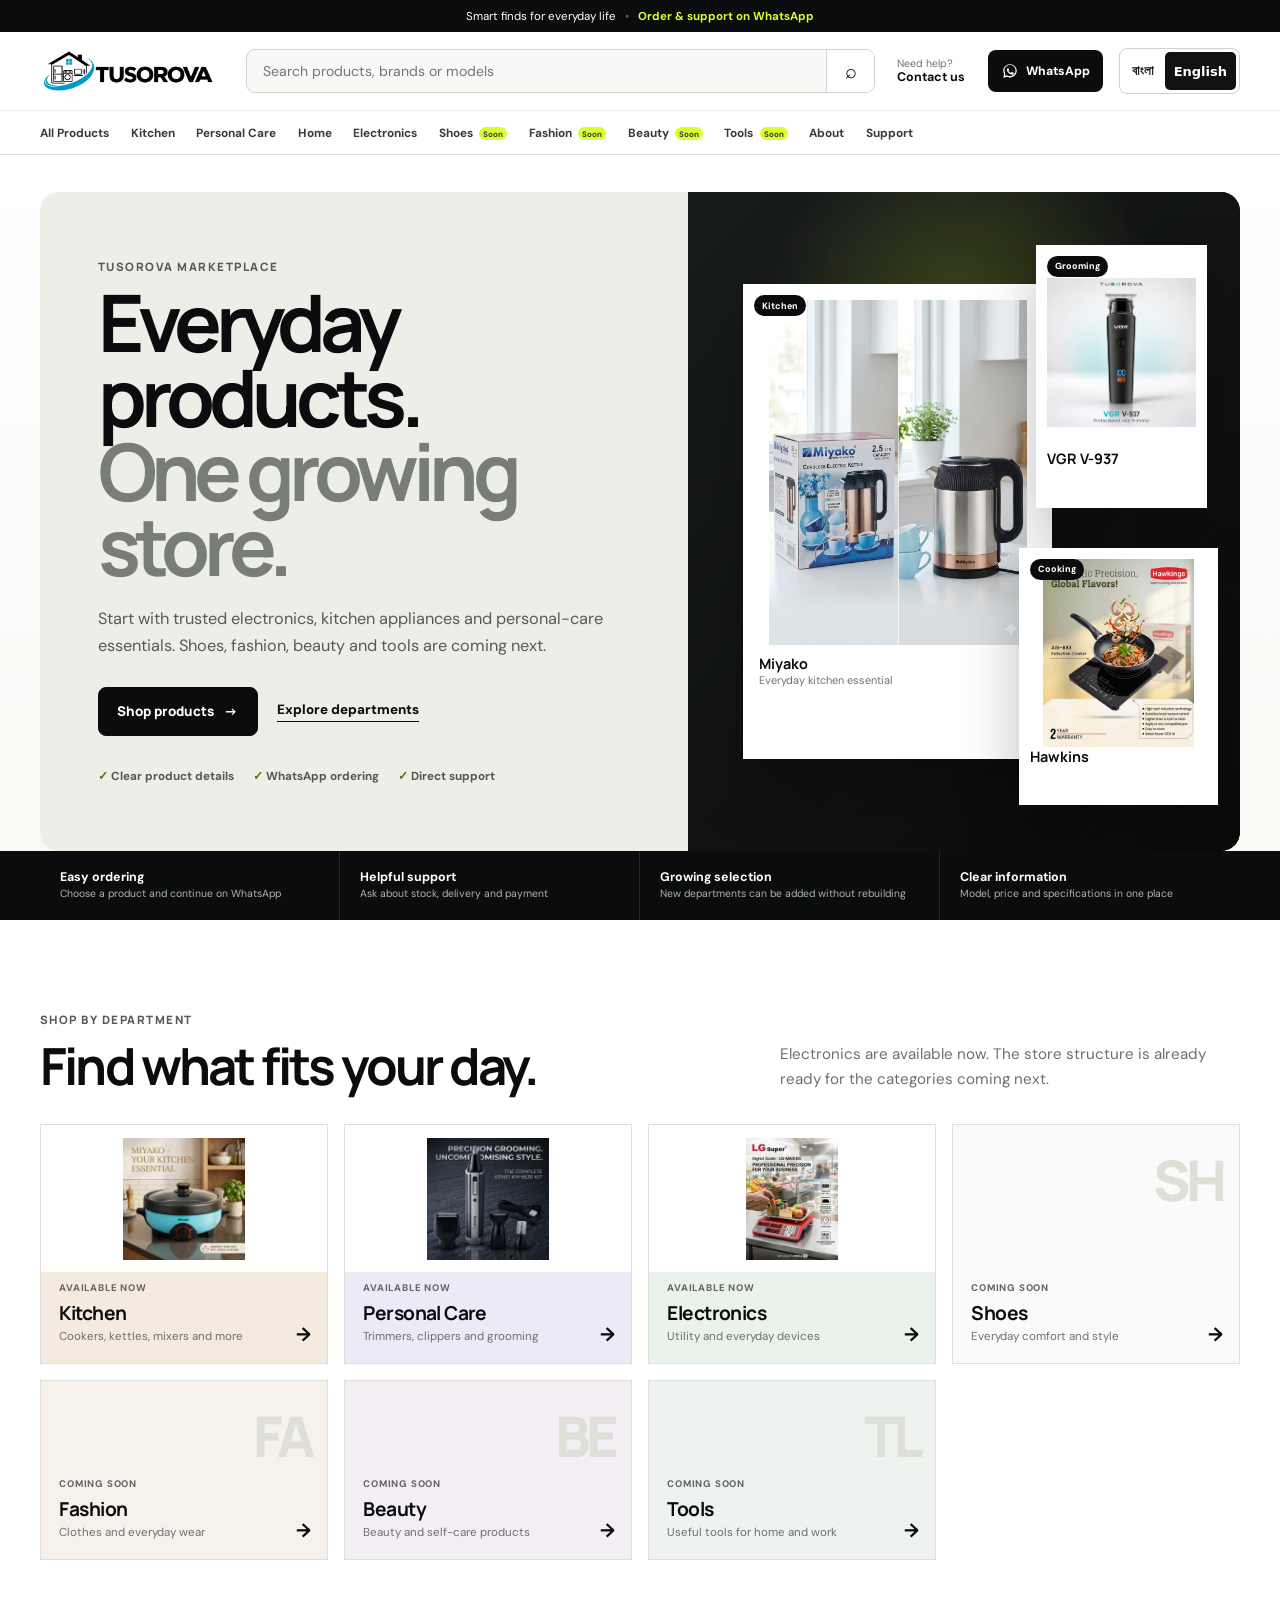
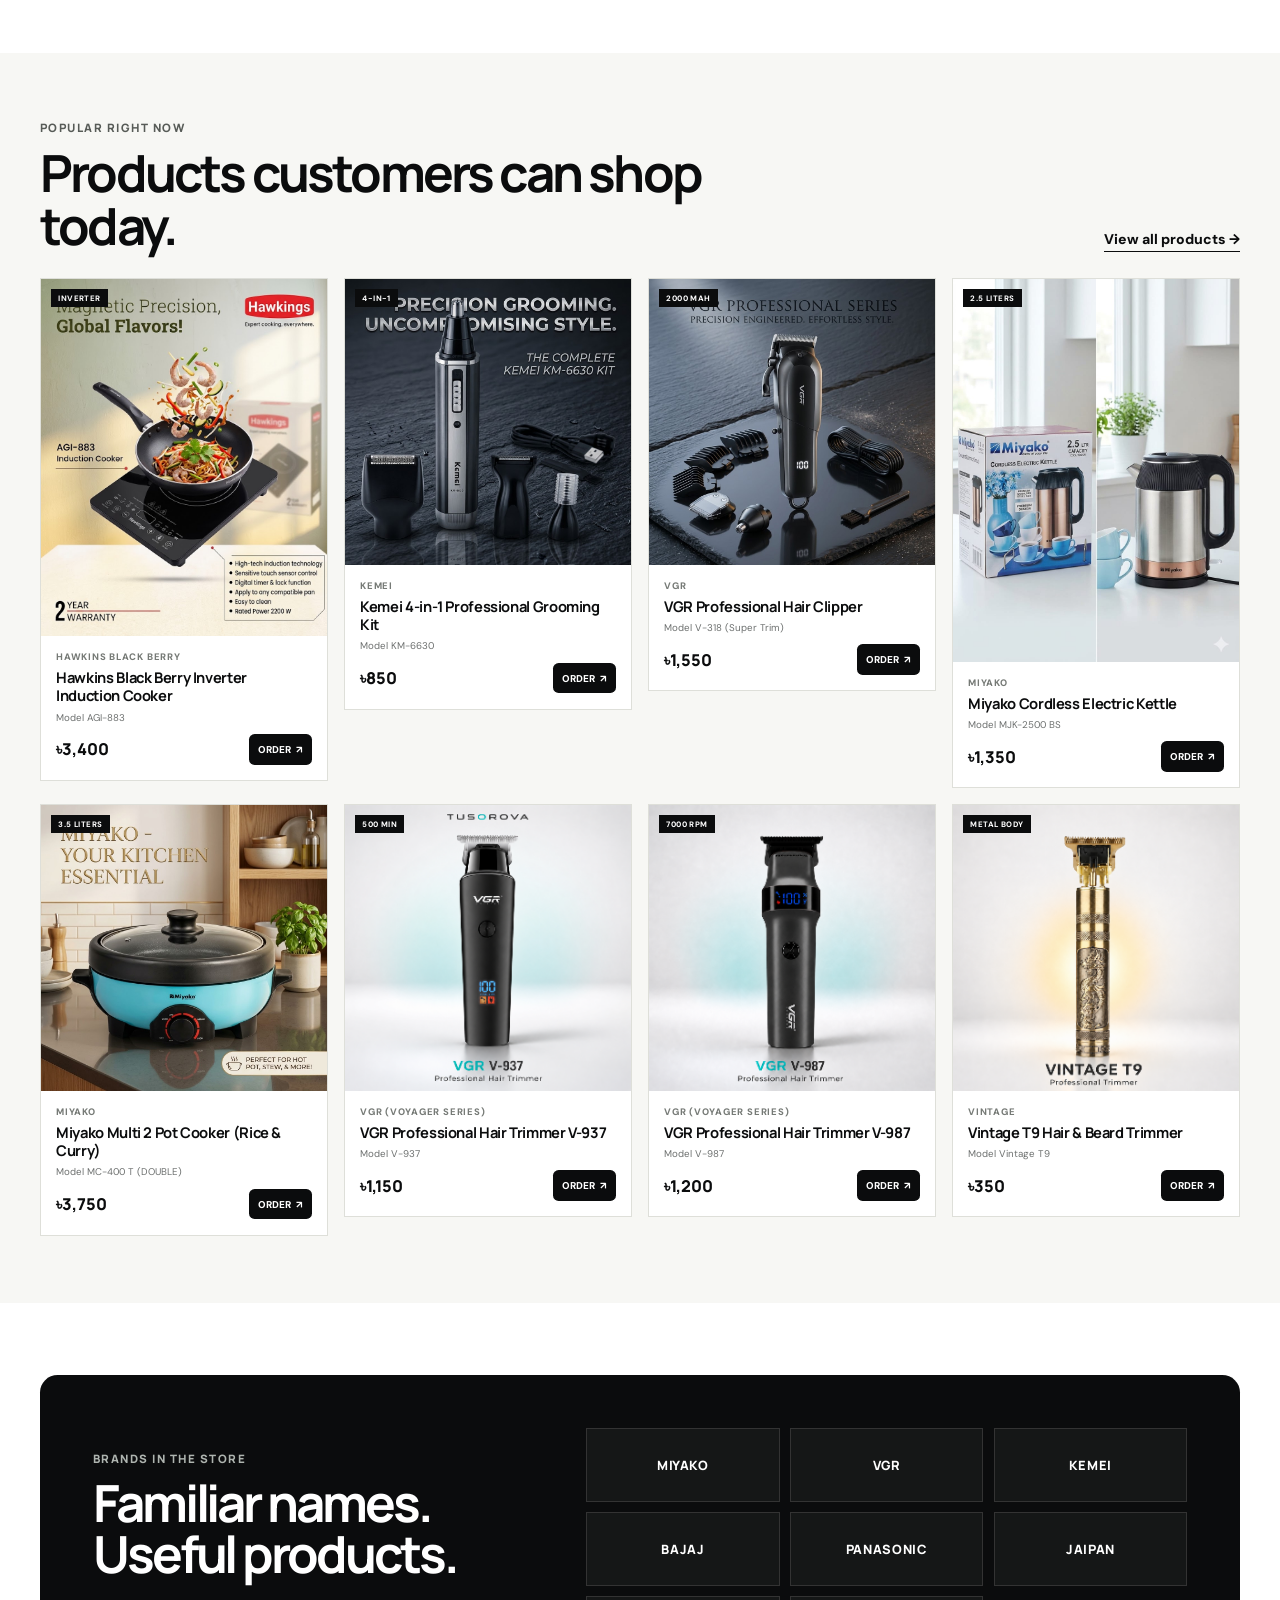
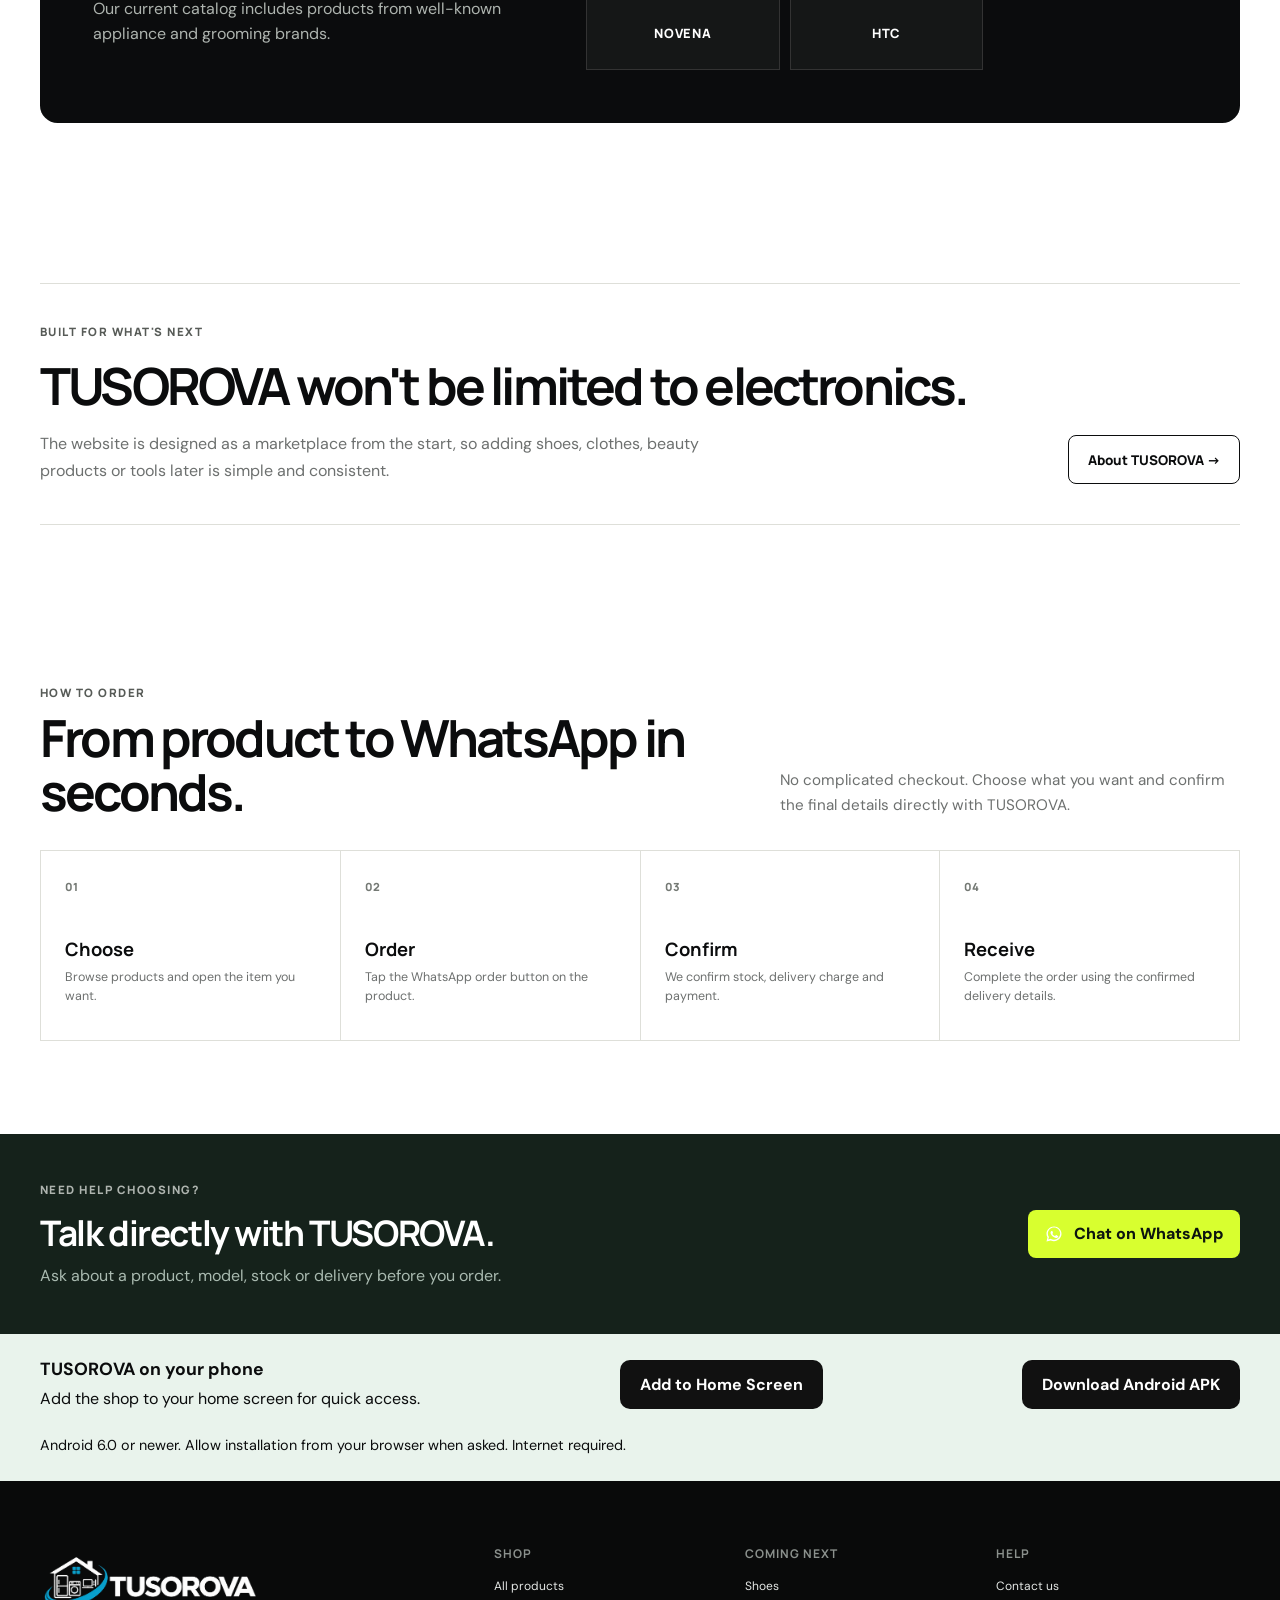
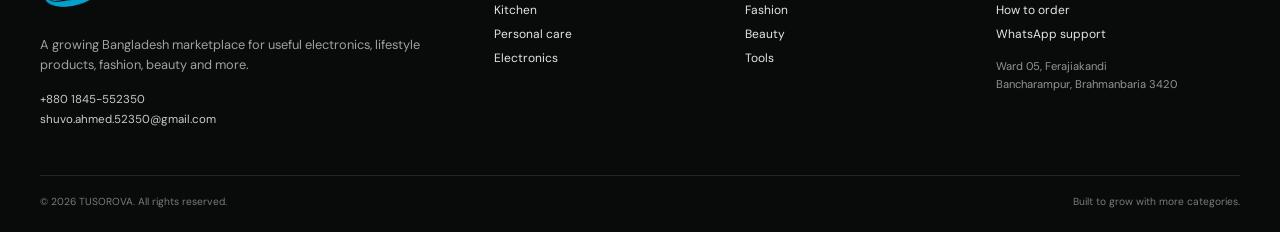
<file: index.html>
<!doctype html>
<html lang="en">
<head>
<meta charset="utf-8">
<meta name="viewport" content="width=device-width, initial-scale=1">
<meta name="theme-color" content="#0a0a0a">
<link rel="icon" href="assets/tusorova-white-house-v2.svg" type="image/svg+xml">
<link rel="preconnect" href="https://fonts.googleapis.com">
<link rel="preconnect" href="https://fonts.gstatic.com" crossorigin>
<link href="https://fonts.googleapis.com/css2?family=DM+Sans:wght@400;500;600;700&family=Manrope:wght@600;700;800&display=swap" rel="stylesheet">
<link rel="stylesheet" href="css/style.css?v=tusorova-app-1">
<link rel="manifest" href="manifest.webmanifest">
<link rel="apple-touch-icon" href="assets/tusorova-app-icon.png">
<meta name="apple-mobile-web-app-capable" content="yes">
<meta name="apple-mobile-web-app-title" content="TUSOROVA">
<meta name="description" content="Shop Tusorova for electronics, kitchen appliances and personal care products. Shoes, fashion, beauty and tools coming soon.">
<meta name="google-site-verification" content="vX2oG7GP9mftNvtlFrKsO9a4aF0Yzbfd-yF4ftfDaGk">
<meta property="og:title" content="TUSOROVA | Everyday products, one growing store">
<meta property="og:description" content="Electronics today. More everyday categories tomorrow.">
<title>TUSOROVA | Electronics, Home Appliances & Everyday Products</title>
</head>
<body data-page="home">
<div class="announcement-bar"><div class="container"><span>Smart finds for everyday life</span><span class="announcement-sep">•</span><a href="https://wa.me/8801987510088?text=%E0%A6%86%E0%A6%B8%E0%A6%B8%E0%A6%BE%E0%A6%B2%E0%A6%BE%E0%A6%AE%E0%A7%81%20%E0%A6%86%E0%A6%B2%E0%A6%BE%E0%A6%87%E0%A6%95%E0%A7%81%E0%A6%AE%20TUSOROVA!%20%E0%A6%86%E0%A6%AE%E0%A6%BF%20%E0%A6%86%E0%A6%AA%E0%A6%A8%E0%A6%BE%E0%A6%A6%E0%A7%87%E0%A6%B0%20%E0%A6%AA%E0%A6%A3%E0%A7%8D%E0%A6%AF%20%E0%A6%B8%E0%A6%AE%E0%A7%8D%E0%A6%AA%E0%A6%B0%E0%A7%8D%E0%A6%95%E0%A7%87%20%E0%A6%9C%E0%A6%BE%E0%A6%A8%E0%A6%A4%E0%A7%87%20%E0%A6%9A%E0%A6%BE%E0%A6%87%E0%A5%A4" target="_blank" rel="noopener">Order & support on WhatsApp</a></div></div>
<header class="site-header sticky-top">
  <div class="container header-main">
    <button class="mobile-menu-btn" type="button" aria-label="Open menu" aria-expanded="false" aria-controls="siteNav"><span></span><span></span><span></span></button>
    <a class="brand-logo" href="index.html" aria-label="TUSOROVA home"><img src="assets/tusorova-transparent.png" alt="TUSOROVA"></a>
    <form class="site-search" role="search"><label class="visually-hidden" for="siteSearch">Search products</label><input id="siteSearch" type="search" placeholder="Search products, brands or models" autocomplete="off"><button type="submit" aria-label="Search">⌕</button></form>
    <a class="header-support" href="contact.html"><span>Need help?</span><strong>Contact us</strong></a>
    <a class="header-whatsapp" href="https://wa.me/8801987510088?text=%E0%A6%86%E0%A6%B8%E0%A6%B8%E0%A6%BE%E0%A6%B2%E0%A6%BE%E0%A6%AE%E0%A7%81%20%E0%A6%86%E0%A6%B2%E0%A6%BE%E0%A6%87%E0%A6%95%E0%A7%81%E0%A6%AE%20TUSOROVA!%20%E0%A6%86%E0%A6%AE%E0%A6%BF%20%E0%A6%86%E0%A6%AA%E0%A6%A8%E0%A6%BE%E0%A6%A6%E0%A7%87%E0%A6%B0%20%E0%A6%AA%E0%A6%A3%E0%A7%8D%E0%A6%AF%20%E0%A6%B8%E0%A6%AE%E0%A7%8D%E0%A6%AA%E0%A6%B0%E0%A7%8D%E0%A6%95%E0%A7%87%20%E0%A6%9C%E0%A6%BE%E0%A6%A8%E0%A6%A4%E0%A7%87%20%E0%A6%9A%E0%A6%BE%E0%A6%87%E0%A5%A4" target="_blank" rel="noopener"><img src="assets/whatsapp-chat.svg" alt=""><span>WhatsApp</span></a>
  </div>
  <nav class="department-nav" id="siteNav" aria-label="Departments">
    <div class="container department-scroll">
      <a href="products.html" data-nav-category="all">All Products</a>
      <a href="products.html?category=kitchen" data-nav-category="kitchen">Kitchen</a>
      <a href="products.html?category=personal" data-nav-category="personal">Personal Care</a>
      <a href="products.html?category=home" data-nav-category="home">Home</a>
      <a href="products.html?category=power" data-nav-category="power">Electronics</a>
      <a href="products.html?category=shoes" data-nav-category="shoes">Shoes <small>Soon</small></a>
      <a href="products.html?category=fashion" data-nav-category="fashion">Fashion <small>Soon</small></a>
      <a href="products.html?category=beauty" data-nav-category="beauty">Beauty <small>Soon</small></a>
      <a href="products.html?category=tools" data-nav-category="tools">Tools <small>Soon</small></a>
      <a href="about.html">About</a>
      <a href="contact.html">Support</a>
    </div>
  </nav>
</header>
<main>
  <section class="hero-section">
    <div class="container">
      <div class="hero-shell">
        <div class="hero-copy">
          <p class="eyebrow">TUSOROVA MARKETPLACE</p>
          <h1>Everyday products.<br><em>One growing store.</em></h1>
          <p class="hero-lead">Start with trusted electronics, kitchen appliances and personal-care essentials. Shoes, fashion, beauty and tools are coming next.</p>
          <div class="hero-actions"><a class="btn-primary-dark" href="products.html">Shop products <span>→</span></a><a class="btn-text" href="#departments">Explore departments</a></div>
          <div class="hero-proof"><span>✓ Clear product details</span><span>✓ WhatsApp ordering</span><span>✓ Direct support</span></div>
        </div>
        <div class="hero-products" aria-label="Featured TUSOROVA products">
          <div class="hero-product hero-product-main"><span class="mini-label">Kitchen</span><img src="assets/miyako-mjk-2500bs.jpg" alt="Miyako electric kettle"><strong>Miyako</strong><small>Everyday kitchen essential</small></div>
          <div class="hero-product hero-product-top"><span class="mini-label">Grooming</span><img src="assets/vgr-v937-main.png" alt="VGR V-937 trimmer"><strong>VGR V-937</strong></div>
          <div class="hero-product hero-product-bottom"><span class="mini-label">Cooking</span><img src="assets/hawkins-agi-883-display.png" alt="Hawkins induction cooker"><strong>Hawkins</strong></div>
        </div>
      </div>
    </div>
  </section>

  <section class="trust-strip"><div class="container trust-grid"><div><b>Easy ordering</b><span>Choose a product and continue on WhatsApp</span></div><div><b>Helpful support</b><span>Ask about stock, delivery and payment</span></div><div><b>Growing selection</b><span>New departments can be added without rebuilding</span></div><div><b>Clear information</b><span>Model, price and specifications in one place</span></div></div></section>

  <section class="section-space" id="departments">
    <div class="container">
      <div class="section-heading"><div><p class="eyebrow">SHOP BY DEPARTMENT</p><h2>Find what fits your day.</h2></div><p>Electronics are available now. The store structure is already ready for the categories coming next.</p></div>
      <div class="department-grid">
        <a class="department-card active-dept dept-kitchen" href="products.html?category=kitchen"><div class="dept-image"><img src="assets/miyako-mc-400t-main.png" alt="Kitchen appliances"></div><div><span>Available now</span><h3>Kitchen</h3><p>Cookers, kettles, mixers and more</p></div><b>→</b></a>
        <a class="department-card active-dept dept-care" href="products.html?category=personal"><div class="dept-image"><img src="assets/kemei-km-6630-main.png" alt="Personal care"></div><div><span>Available now</span><h3>Personal Care</h3><p>Trimmers, clippers and grooming</p></div><b>→</b></a>
        <a class="department-card active-dept dept-electronics" href="products.html?category=power"><div class="dept-image"><img src="assets/lg-super-lg-max-dc.jpg" alt="Electronics"></div><div><span>Available now</span><h3>Electronics</h3><p>Utility and everyday devices</p></div><b>→</b></a>
        <a class="department-card coming-dept" href="products.html?category=shoes"><div class="dept-letter">SH</div><div><span>Coming soon</span><h3>Shoes</h3><p>Everyday comfort and style</p></div><b>→</b></a>
        <a class="department-card coming-dept" href="products.html?category=fashion"><div class="dept-letter">FA</div><div><span>Coming soon</span><h3>Fashion</h3><p>Clothes and everyday wear</p></div><b>→</b></a>
        <a class="department-card coming-dept" href="products.html?category=beauty"><div class="dept-letter">BE</div><div><span>Coming soon</span><h3>Beauty</h3><p>Beauty and self-care products</p></div><b>→</b></a>
        <a class="department-card coming-dept" href="products.html?category=tools"><div class="dept-letter">TL</div><div><span>Coming soon</span><h3>Tools</h3><p>Useful tools for home and work</p></div><b>→</b></a>
      </div>
    </div>
  </section>

  <section class="featured-wrap section-space-sm">
    <div class="container"><div class="section-heading compact"><div><p class="eyebrow">POPULAR RIGHT NOW</p><h2>Products customers can shop today.</h2></div><a class="view-all" href="products.html">View all products →</a></div><div class="row g-3 g-lg-4" id="featuredProducts"></div></div>
  </section>

  <section class="brand-section section-space"><div class="container"><div class="brand-panel"><div><p class="eyebrow light">BRANDS IN THE STORE</p><h2>Familiar names.<br>Useful products.</h2><p>Our current catalog includes products from well-known appliance and grooming brands.</p></div><div class="brand-cloud"><span>MIYAKO</span><span>VGR</span><span>KEMEI</span><span>BAJAJ</span><span>PANASONIC</span><span>JAIPAN</span><span>NOVENA</span><span>HTC</span></div></div></div></section>

  <section class="section-space-sm"><div class="container"><div class="future-panel"><div><p class="eyebrow">BUILT FOR WHAT'S NEXT</p><h2>TUSOROVA won't be limited to electronics.</h2><p>The website is designed as a marketplace from the start, so adding shoes, clothes, beauty products or tools later is simple and consistent.</p></div><a class="btn-outline-dark" href="about.html">About TUSOROVA →</a></div></div></section>

  <section class="order-home section-space" id="how-to-order"><div class="container"><div class="section-heading"><div><p class="eyebrow">HOW TO ORDER</p><h2>From product to WhatsApp in seconds.</h2></div><p>No complicated checkout. Choose what you want and confirm the final details directly with TUSOROVA.</p></div><div class="steps-grid"><article><span>01</span><h3>Choose</h3><p>Browse products and open the item you want.</p></article><article><span>02</span><h3>Order</h3><p>Tap the WhatsApp order button on the product.</p></article><article><span>03</span><h3>Confirm</h3><p>We confirm stock, delivery charge and payment.</p></article><article><span>04</span><h3>Receive</h3><p>Complete the order using the confirmed delivery details.</p></article></div></div></section>

  <section class="whatsapp-cta"><div class="container"><div><p class="eyebrow light">NEED HELP CHOOSING?</p><h2>Talk directly with TUSOROVA.</h2><p>Ask about a product, model, stock or delivery before you order.</p></div><a href="https://wa.me/8801987510088?text=%E0%A6%86%E0%A6%B8%E0%A6%B8%E0%A6%BE%E0%A6%B2%E0%A6%BE%E0%A6%AE%E0%A7%81%20%E0%A6%86%E0%A6%B2%E0%A6%BE%E0%A6%87%E0%A6%95%E0%A7%81%E0%A6%AE%20TUSOROVA!%20%E0%A6%86%E0%A6%AE%E0%A6%BF%20%E0%A6%86%E0%A6%AA%E0%A6%A8%E0%A6%BE%E0%A6%A6%E0%A7%87%E0%A6%B0%20%E0%A6%AA%E0%A6%A3%E0%A7%8D%E0%A6%AF%20%E0%A6%B8%E0%A6%AE%E0%A7%8D%E0%A6%AA%E0%A6%B0%E0%A7%8D%E0%A6%95%E0%A7%87%20%E0%A6%9C%E0%A6%BE%E0%A6%A8%E0%A6%A4%E0%A7%87%20%E0%A6%9A%E0%A6%BE%E0%A6%87%E0%A5%A4" target="_blank" rel="noopener"><img src="assets/whatsapp-chat.svg" alt=""> Chat on WhatsApp</a></div></section>
</main>
<footer class="site-footer">
  <div class="container">
    <div class="footer-grid">
      <div class="footer-brand-col"><a class="footer-logo" href="index.html"><img src="assets/tusorova-transparent.png" alt="TUSOROVA"></a><p>A growing Bangladesh marketplace for useful electronics, lifestyle products, fashion, beauty and more.</p><div class="footer-contact-mini"><a href="tel:+8801845552350">+880 1845-552350</a><a href="mailto:shuvo.ahmed.52350@gmail.com">shuvo.ahmed.52350@gmail.com</a></div></div>
      <div><h3>Shop</h3><a href="products.html">All products</a><a href="products.html?category=kitchen">Kitchen</a><a href="products.html?category=personal">Personal care</a><a href="products.html?category=power">Electronics</a></div>
      <div><h3>Coming next</h3><a href="products.html?category=shoes">Shoes</a><a href="products.html?category=fashion">Fashion</a><a href="products.html?category=beauty">Beauty</a><a href="products.html?category=tools">Tools</a></div>
      <div><h3>Help</h3><a href="contact.html">Contact us</a><a href="products.html#how-to-order">How to order</a><a href="https://wa.me/8801987510088?text=%E0%A6%86%E0%A6%B8%E0%A6%B8%E0%A6%BE%E0%A6%B2%E0%A6%BE%E0%A6%AE%E0%A7%81%20%E0%A6%86%E0%A6%B2%E0%A6%BE%E0%A6%87%E0%A6%95%E0%A7%81%E0%A6%AE%20TUSOROVA!%20%E0%A6%86%E0%A6%AE%E0%A6%BF%20%E0%A6%86%E0%A6%AA%E0%A6%A8%E0%A6%BE%E0%A6%A6%E0%A7%87%E0%A6%B0%20%E0%A6%AA%E0%A6%A3%E0%A7%8D%E0%A6%AF%20%E0%A6%B8%E0%A6%AE%E0%A7%8D%E0%A6%AA%E0%A6%B0%E0%A7%8D%E0%A6%95%E0%A7%87%20%E0%A6%9C%E0%A6%BE%E0%A6%A8%E0%A6%A4%E0%A7%87%20%E0%A6%9A%E0%A6%BE%E0%A6%87%E0%A5%A4" target="_blank" rel="noopener">WhatsApp support</a><p class="footer-address">Ward 05, Ferajiakandi<br>Bancharampur, Brahmanbaria 3420</p></div>
    </div>
    <div class="footer-bottom"><span>© 2026 TUSOROVA. All rights reserved.</span><span>Built to grow with more categories.</span></div>
  </div>
</footer>
<link rel="stylesheet" href="css/language.css?v=1">
<script src="js/script.js?v=tusorova-2026-4"></script>
<script src="js/install.js?v=2"></script>
<script src="js/language.js?v=1"></script>
</body></html>
</file>
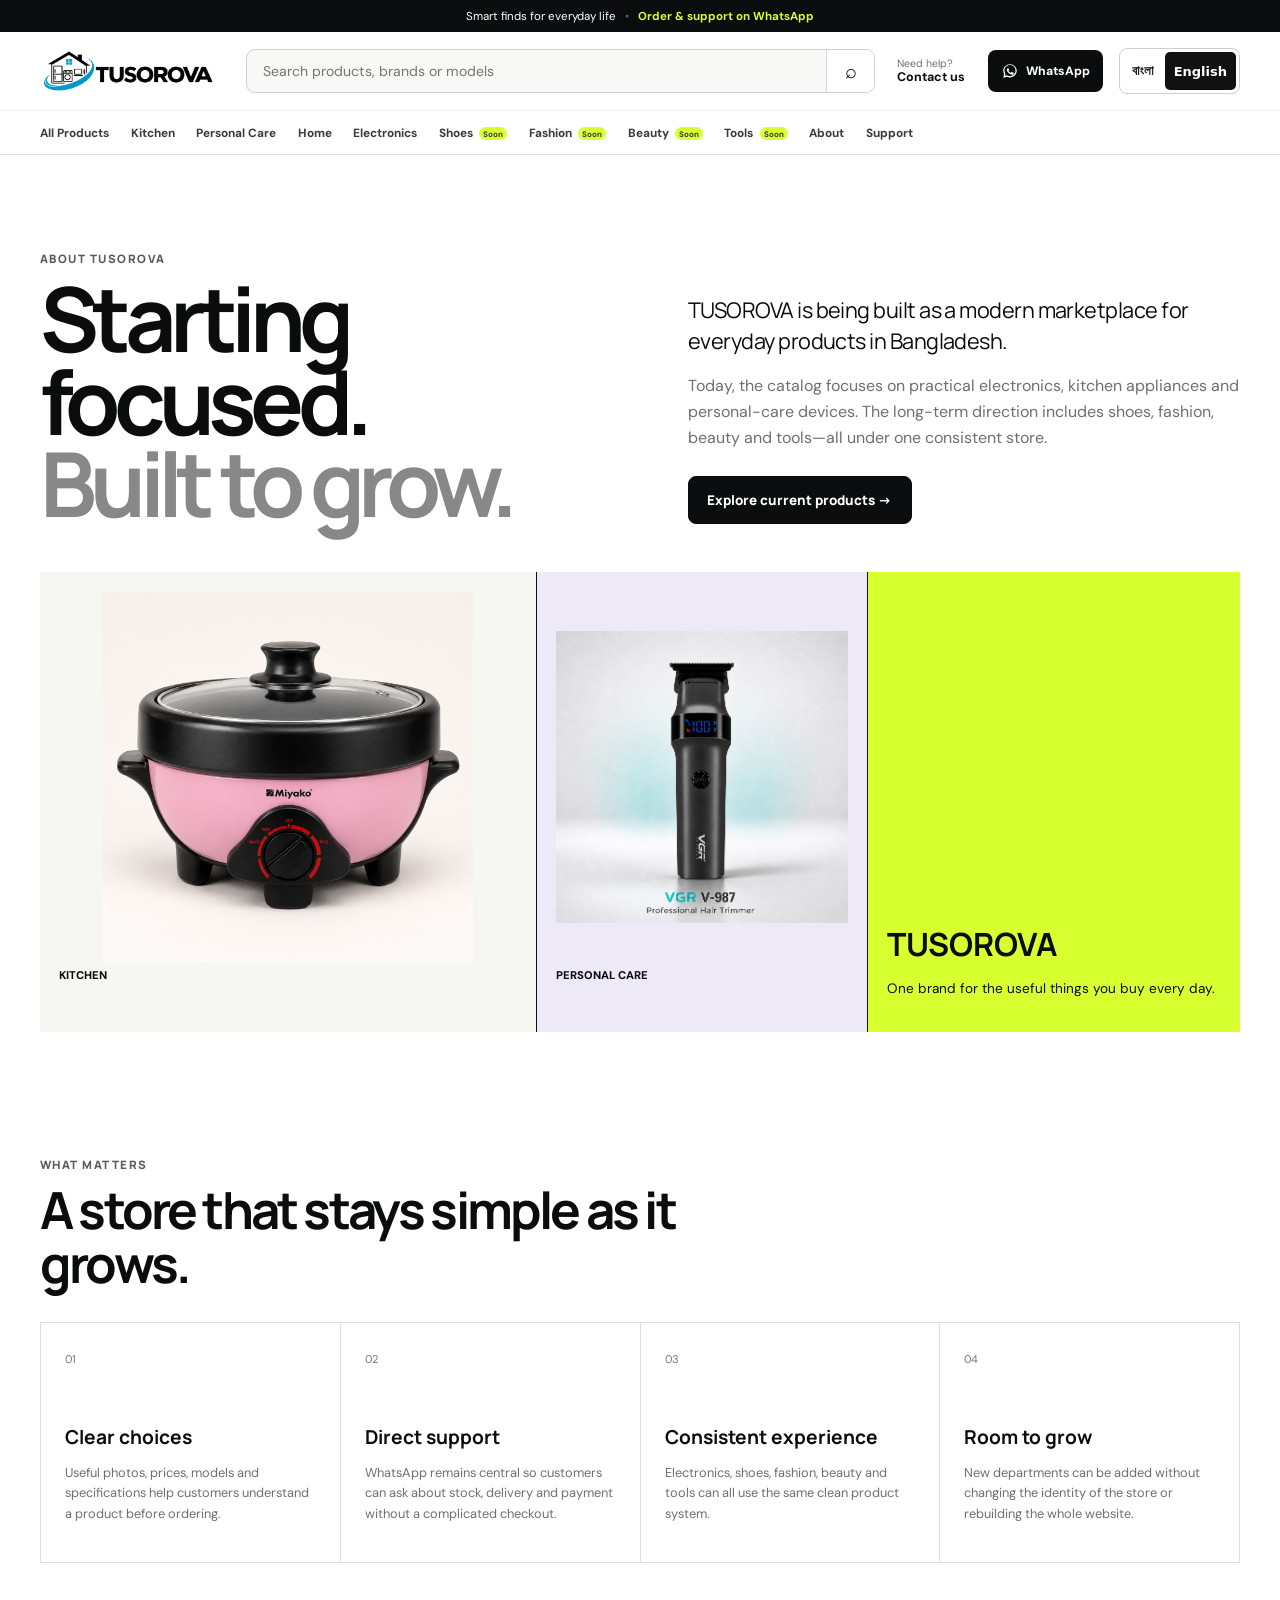
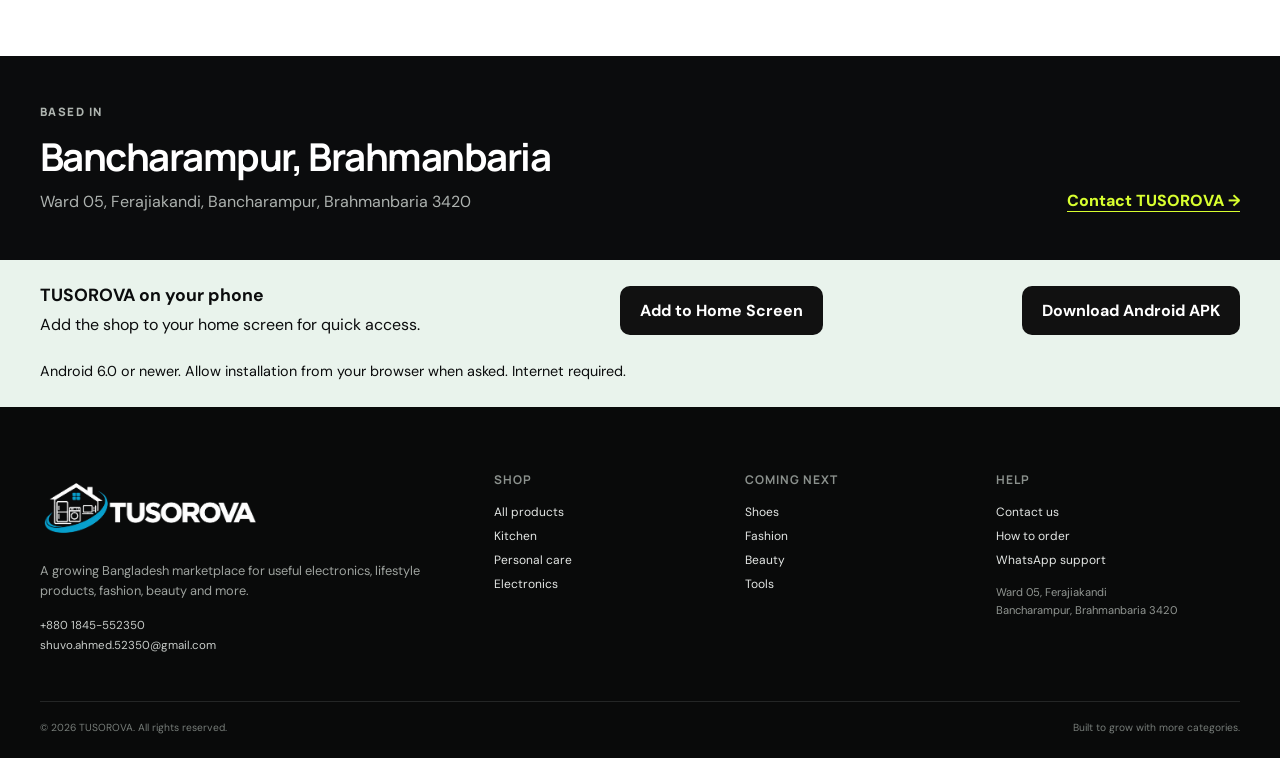
<file: about.html>
<!doctype html>
<html lang="en"><head>
<meta charset="utf-8">
<meta name="viewport" content="width=device-width, initial-scale=1">
<meta name="theme-color" content="#0a0a0a">
<link rel="icon" href="assets/tusorova-white-house-v2.svg" type="image/svg+xml">
<link rel="preconnect" href="https://fonts.googleapis.com">
<link rel="preconnect" href="https://fonts.gstatic.com" crossorigin>
<link href="https://fonts.googleapis.com/css2?family=DM+Sans:wght@400;500;600;700&family=Manrope:wght@600;700;800&display=swap" rel="stylesheet">
<link rel="stylesheet" href="css/style.css?v=tusorova-app-1">
<link rel="manifest" href="manifest.webmanifest">
<link rel="apple-touch-icon" href="assets/tusorova-app-icon.png">
<meta name="apple-mobile-web-app-capable" content="yes">
<meta name="apple-mobile-web-app-title" content="TUSOROVA">
<meta name="description" content="About TUSOROVA, a growing Bangladesh marketplace for electronics and everyday products.">
<title>About | TUSOROVA</title>
</head><body data-page="about">
<div class="announcement-bar"><div class="container"><span>Smart finds for everyday life</span><span class="announcement-sep">•</span><a href="https://wa.me/8801987510088?text=%E0%A6%86%E0%A6%B8%E0%A6%B8%E0%A6%BE%E0%A6%B2%E0%A6%BE%E0%A6%AE%E0%A7%81%20%E0%A6%86%E0%A6%B2%E0%A6%BE%E0%A6%87%E0%A6%95%E0%A7%81%E0%A6%AE%20TUSOROVA!%20%E0%A6%86%E0%A6%AE%E0%A6%BF%20%E0%A6%86%E0%A6%AA%E0%A6%A8%E0%A6%BE%E0%A6%A6%E0%A7%87%E0%A6%B0%20%E0%A6%AA%E0%A6%A3%E0%A7%8D%E0%A6%AF%20%E0%A6%B8%E0%A6%AE%E0%A7%8D%E0%A6%AA%E0%A6%B0%E0%A7%8D%E0%A6%95%E0%A7%87%20%E0%A6%9C%E0%A6%BE%E0%A6%A8%E0%A6%A4%E0%A7%87%20%E0%A6%9A%E0%A6%BE%E0%A6%87%E0%A5%A4" target="_blank" rel="noopener">Order & support on WhatsApp</a></div></div>
<header class="site-header sticky-top">
  <div class="container header-main">
    <button class="mobile-menu-btn" type="button" aria-label="Open menu" aria-expanded="false" aria-controls="siteNav"><span></span><span></span><span></span></button>
    <a class="brand-logo" href="index.html" aria-label="TUSOROVA home"><img src="assets/tusorova-transparent.png" alt="TUSOROVA"></a>
    <form class="site-search" role="search"><label class="visually-hidden" for="siteSearch">Search products</label><input id="siteSearch" type="search" placeholder="Search products, brands or models" autocomplete="off"><button type="submit" aria-label="Search">⌕</button></form>
    <a class="header-support" href="contact.html"><span>Need help?</span><strong>Contact us</strong></a>
    <a class="header-whatsapp" href="https://wa.me/8801987510088?text=%E0%A6%86%E0%A6%B8%E0%A6%B8%E0%A6%BE%E0%A6%B2%E0%A6%BE%E0%A6%AE%E0%A7%81%20%E0%A6%86%E0%A6%B2%E0%A6%BE%E0%A6%87%E0%A6%95%E0%A7%81%E0%A6%AE%20TUSOROVA!%20%E0%A6%86%E0%A6%AE%E0%A6%BF%20%E0%A6%86%E0%A6%AA%E0%A6%A8%E0%A6%BE%E0%A6%A6%E0%A7%87%E0%A6%B0%20%E0%A6%AA%E0%A6%A3%E0%A7%8D%E0%A6%AF%20%E0%A6%B8%E0%A6%AE%E0%A7%8D%E0%A6%AA%E0%A6%B0%E0%A7%8D%E0%A6%95%E0%A7%87%20%E0%A6%9C%E0%A6%BE%E0%A6%A8%E0%A6%A4%E0%A7%87%20%E0%A6%9A%E0%A6%BE%E0%A6%87%E0%A5%A4" target="_blank" rel="noopener"><img src="assets/whatsapp-chat.svg" alt=""><span>WhatsApp</span></a>
  </div>
  <nav class="department-nav" id="siteNav" aria-label="Departments">
    <div class="container department-scroll">
      <a href="products.html" data-nav-category="all">All Products</a>
      <a href="products.html?category=kitchen" data-nav-category="kitchen">Kitchen</a>
      <a href="products.html?category=personal" data-nav-category="personal">Personal Care</a>
      <a href="products.html?category=home" data-nav-category="home">Home</a>
      <a href="products.html?category=power" data-nav-category="power">Electronics</a>
      <a href="products.html?category=shoes" data-nav-category="shoes">Shoes <small>Soon</small></a>
      <a href="products.html?category=fashion" data-nav-category="fashion">Fashion <small>Soon</small></a>
      <a href="products.html?category=beauty" data-nav-category="beauty">Beauty <small>Soon</small></a>
      <a href="products.html?category=tools" data-nav-category="tools">Tools <small>Soon</small></a>
      <a href="about.html">About</a>
      <a href="contact.html">Support</a>
    </div>
  </nav>
</header>
<main>
  <section class="about-hero"><div class="container"><div class="about-hero-grid"><div><p class="eyebrow">ABOUT TUSOROVA</p><h1>Starting focused.<br><em>Built to grow.</em></h1></div><div><p class="about-lead">TUSOROVA is being built as a modern marketplace for everyday products in Bangladesh.</p><p>Today, the catalog focuses on practical electronics, kitchen appliances and personal-care devices. The long-term direction includes shoes, fashion, beauty and tools—all under one consistent store.</p><a class="btn-primary-dark" href="products.html">Explore current products →</a></div></div></div></section>
  <section class="about-visual"><div class="container"><div class="about-collage"><div class="about-card a"><img src="assets/miyako-mc-580t-main.png" alt="Miyako cooker"><span>Kitchen</span></div><div class="about-card b"><img src="assets/vgr-v987-main.png" alt="VGR trimmer"><span>Personal care</span></div><div class="about-card text-card"><strong>TUSOROVA</strong><p>One brand for the useful things you buy every day.</p></div></div></div></section>
  <section class="section-space"><div class="container"><div class="section-heading"><div><p class="eyebrow">WHAT MATTERS</p><h2>A store that stays simple as it grows.</h2></div></div><div class="value-grid"><article><span>01</span><h3>Clear choices</h3><p>Useful photos, prices, models and specifications help customers understand a product before ordering.</p></article><article><span>02</span><h3>Direct support</h3><p>WhatsApp remains central so customers can ask about stock, delivery and payment without a complicated checkout.</p></article><article><span>03</span><h3>Consistent experience</h3><p>Electronics, shoes, fashion, beauty and tools can all use the same clean product system.</p></article><article><span>04</span><h3>Room to grow</h3><p>New departments can be added without changing the identity of the store or rebuilding the whole website.</p></article></div></div></section>
  <section class="location-section"><div class="container"><div><p class="eyebrow light">BASED IN</p><h2>Bancharampur, Brahmanbaria</h2><p>Ward 05, Ferajiakandi, Bancharampur, Brahmanbaria 3420</p></div><a href="contact.html">Contact TUSOROVA →</a></div></section>
</main>
<footer class="site-footer">
  <div class="container">
    <div class="footer-grid">
      <div class="footer-brand-col"><a class="footer-logo" href="index.html"><img src="assets/tusorova-transparent.png" alt="TUSOROVA"></a><p>A growing Bangladesh marketplace for useful electronics, lifestyle products, fashion, beauty and more.</p><div class="footer-contact-mini"><a href="tel:+8801845552350">+880 1845-552350</a><a href="mailto:shuvo.ahmed.52350@gmail.com">shuvo.ahmed.52350@gmail.com</a></div></div>
      <div><h3>Shop</h3><a href="products.html">All products</a><a href="products.html?category=kitchen">Kitchen</a><a href="products.html?category=personal">Personal care</a><a href="products.html?category=power">Electronics</a></div>
      <div><h3>Coming next</h3><a href="products.html?category=shoes">Shoes</a><a href="products.html?category=fashion">Fashion</a><a href="products.html?category=beauty">Beauty</a><a href="products.html?category=tools">Tools</a></div>
      <div><h3>Help</h3><a href="contact.html">Contact us</a><a href="products.html#how-to-order">How to order</a><a href="https://wa.me/8801987510088?text=%E0%A6%86%E0%A6%B8%E0%A6%B8%E0%A6%BE%E0%A6%B2%E0%A6%BE%E0%A6%AE%E0%A7%81%20%E0%A6%86%E0%A6%B2%E0%A6%BE%E0%A6%87%E0%A6%95%E0%A7%81%E0%A6%AE%20TUSOROVA!%20%E0%A6%86%E0%A6%AE%E0%A6%BF%20%E0%A6%86%E0%A6%AA%E0%A6%A8%E0%A6%BE%E0%A6%A6%E0%A7%87%E0%A6%B0%20%E0%A6%AA%E0%A6%A3%E0%A7%8D%E0%A6%AF%20%E0%A6%B8%E0%A6%AE%E0%A7%8D%E0%A6%AA%E0%A6%B0%E0%A7%8D%E0%A6%95%E0%A7%87%20%E0%A6%9C%E0%A6%BE%E0%A6%A8%E0%A6%A4%E0%A7%87%20%E0%A6%9A%E0%A6%BE%E0%A6%87%E0%A5%A4" target="_blank" rel="noopener">WhatsApp support</a><p class="footer-address">Ward 05, Ferajiakandi<br>Bancharampur, Brahmanbaria 3420</p></div>
    </div>
    <div class="footer-bottom"><span>© 2026 TUSOROVA. All rights reserved.</span><span>Built to grow with more categories.</span></div>
  </div>
</footer>
<link rel="stylesheet" href="css/language.css?v=1">
<script src="js/script.js?v=tusorova-2026-4"></script>
<script src="js/install.js?v=2"></script>
<script src="js/language.js?v=1"></script>
</body></html>
</file>
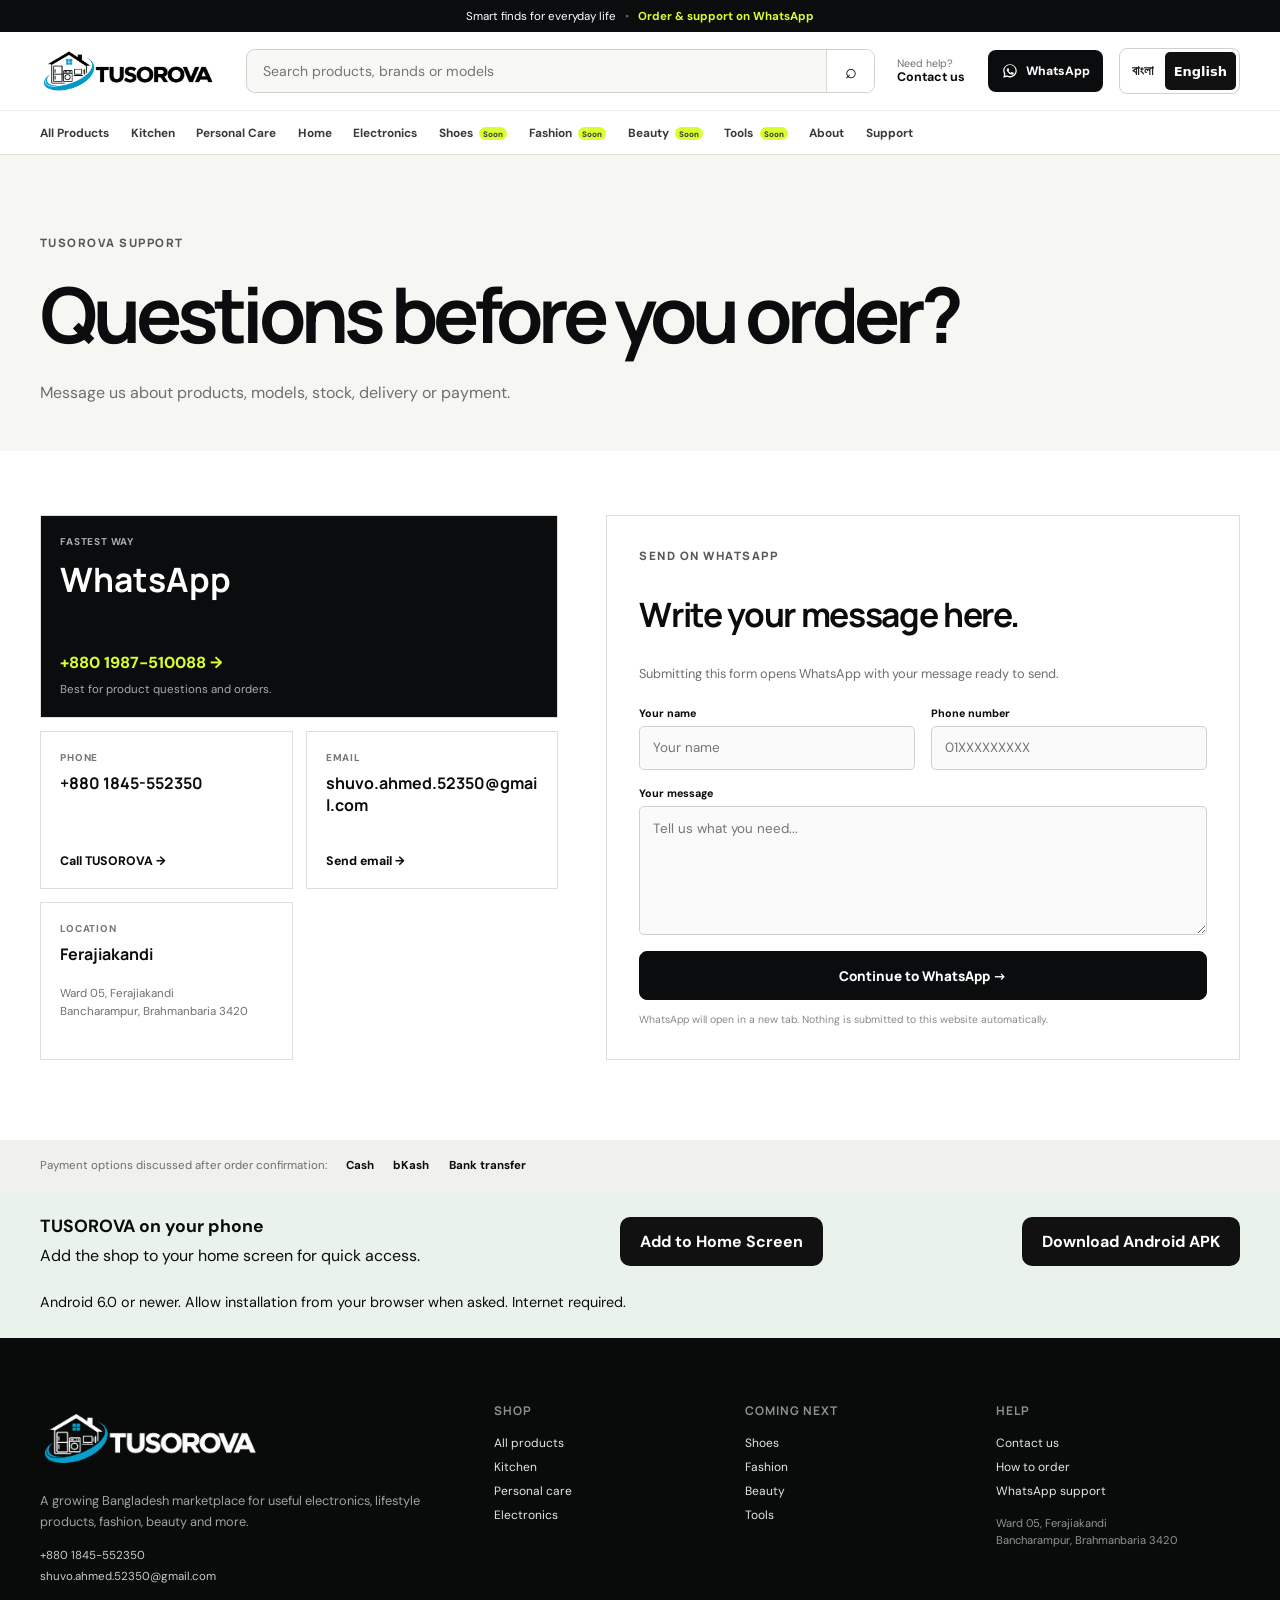
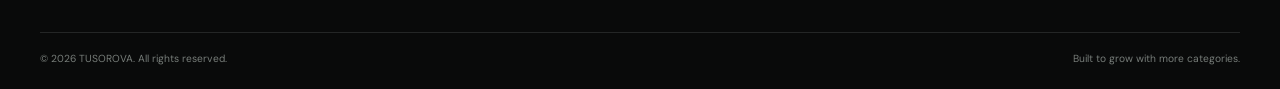
<file: contact.html>
<!doctype html>
<html lang="en"><head>
<meta charset="utf-8">
<meta name="viewport" content="width=device-width, initial-scale=1">
<meta name="theme-color" content="#0a0a0a">
<link rel="icon" href="assets/tusorova-white-house-v2.svg" type="image/svg+xml">
<link rel="preconnect" href="https://fonts.googleapis.com">
<link rel="preconnect" href="https://fonts.gstatic.com" crossorigin>
<link href="https://fonts.googleapis.com/css2?family=DM+Sans:wght@400;500;600;700&family=Manrope:wght@600;700;800&display=swap" rel="stylesheet">
<link rel="stylesheet" href="css/style.css?v=tusorova-app-1">
<link rel="manifest" href="manifest.webmanifest">
<link rel="apple-touch-icon" href="assets/tusorova-app-icon.png">
<meta name="apple-mobile-web-app-capable" content="yes">
<meta name="apple-mobile-web-app-title" content="TUSOROVA">
<meta name="description" content="Contact TUSOROVA by WhatsApp, phone or email for product and order support.">
<title>Contact | TUSOROVA</title>
</head><body data-page="contact">
<div class="announcement-bar"><div class="container"><span>Smart finds for everyday life</span><span class="announcement-sep">•</span><a href="https://wa.me/8801987510088?text=%E0%A6%86%E0%A6%B8%E0%A6%B8%E0%A6%BE%E0%A6%B2%E0%A6%BE%E0%A6%AE%E0%A7%81%20%E0%A6%86%E0%A6%B2%E0%A6%BE%E0%A6%87%E0%A6%95%E0%A7%81%E0%A6%AE%20TUSOROVA!%20%E0%A6%86%E0%A6%AE%E0%A6%BF%20%E0%A6%86%E0%A6%AA%E0%A6%A8%E0%A6%BE%E0%A6%A6%E0%A7%87%E0%A6%B0%20%E0%A6%AA%E0%A6%A3%E0%A7%8D%E0%A6%AF%20%E0%A6%B8%E0%A6%AE%E0%A7%8D%E0%A6%AA%E0%A6%B0%E0%A7%8D%E0%A6%95%E0%A7%87%20%E0%A6%9C%E0%A6%BE%E0%A6%A8%E0%A6%A4%E0%A7%87%20%E0%A6%9A%E0%A6%BE%E0%A6%87%E0%A5%A4" target="_blank" rel="noopener">Order & support on WhatsApp</a></div></div>
<header class="site-header sticky-top">
  <div class="container header-main">
    <button class="mobile-menu-btn" type="button" aria-label="Open menu" aria-expanded="false" aria-controls="siteNav"><span></span><span></span><span></span></button>
    <a class="brand-logo" href="index.html" aria-label="TUSOROVA home"><img src="assets/tusorova-transparent.png" alt="TUSOROVA"></a>
    <form class="site-search" role="search"><label class="visually-hidden" for="siteSearch">Search products</label><input id="siteSearch" type="search" placeholder="Search products, brands or models" autocomplete="off"><button type="submit" aria-label="Search">⌕</button></form>
    <a class="header-support" href="contact.html"><span>Need help?</span><strong>Contact us</strong></a>
    <a class="header-whatsapp" href="https://wa.me/8801987510088?text=%E0%A6%86%E0%A6%B8%E0%A6%B8%E0%A6%BE%E0%A6%B2%E0%A6%BE%E0%A6%AE%E0%A7%81%20%E0%A6%86%E0%A6%B2%E0%A6%BE%E0%A6%87%E0%A6%95%E0%A7%81%E0%A6%AE%20TUSOROVA!%20%E0%A6%86%E0%A6%AE%E0%A6%BF%20%E0%A6%86%E0%A6%AA%E0%A6%A8%E0%A6%BE%E0%A6%A6%E0%A7%87%E0%A6%B0%20%E0%A6%AA%E0%A6%A3%E0%A7%8D%E0%A6%AF%20%E0%A6%B8%E0%A6%AE%E0%A7%8D%E0%A6%AA%E0%A6%B0%E0%A7%8D%E0%A6%95%E0%A7%87%20%E0%A6%9C%E0%A6%BE%E0%A6%A8%E0%A6%A4%E0%A7%87%20%E0%A6%9A%E0%A6%BE%E0%A6%87%E0%A5%A4" target="_blank" rel="noopener"><img src="assets/whatsapp-chat.svg" alt=""><span>WhatsApp</span></a>
  </div>
  <nav class="department-nav" id="siteNav" aria-label="Departments">
    <div class="container department-scroll">
      <a href="products.html" data-nav-category="all">All Products</a>
      <a href="products.html?category=kitchen" data-nav-category="kitchen">Kitchen</a>
      <a href="products.html?category=personal" data-nav-category="personal">Personal Care</a>
      <a href="products.html?category=home" data-nav-category="home">Home</a>
      <a href="products.html?category=power" data-nav-category="power">Electronics</a>
      <a href="products.html?category=shoes" data-nav-category="shoes">Shoes <small>Soon</small></a>
      <a href="products.html?category=fashion" data-nav-category="fashion">Fashion <small>Soon</small></a>
      <a href="products.html?category=beauty" data-nav-category="beauty">Beauty <small>Soon</small></a>
      <a href="products.html?category=tools" data-nav-category="tools">Tools <small>Soon</small></a>
      <a href="about.html">About</a>
      <a href="contact.html">Support</a>
    </div>
  </nav>
</header>
<main>
  <section class="contact-hero"><div class="container"><p class="eyebrow">TUSOROVA SUPPORT</p><h1>Questions before you order?</h1><p>Message us about products, models, stock, delivery or payment.</p></div></section>
  <section class="contact-main"><div class="container"><div class="contact-grid"><div class="contact-info"><div class="contact-card primary"><span>Fastest way</span><h2>WhatsApp</h2><a href="https://wa.me/8801987510088?text=%E0%A6%86%E0%A6%B8%E0%A6%B8%E0%A6%BE%E0%A6%B2%E0%A6%BE%E0%A6%AE%E0%A7%81%20%E0%A6%86%E0%A6%B2%E0%A6%BE%E0%A6%87%E0%A6%95%E0%A7%81%E0%A6%AE%20TUSOROVA!%20%E0%A6%86%E0%A6%AE%E0%A6%BF%20%E0%A6%86%E0%A6%AA%E0%A6%A8%E0%A6%BE%E0%A6%A6%E0%A7%87%E0%A6%B0%20%E0%A6%AA%E0%A6%A3%E0%A7%8D%E0%A6%AF%20%E0%A6%B8%E0%A6%AE%E0%A7%8D%E0%A6%AA%E0%A6%B0%E0%A7%8D%E0%A6%95%E0%A7%87%20%E0%A6%9C%E0%A6%BE%E0%A6%A8%E0%A6%A4%E0%A7%87%20%E0%A6%9A%E0%A6%BE%E0%A6%87%E0%A5%A4" target="_blank" rel="noopener">+880 1987-510088 →</a><p>Best for product questions and orders.</p></div><div class="contact-card"><span>Phone</span><h3>+880 1845-552350</h3><a href="tel:+8801845552350">Call TUSOROVA →</a></div><div class="contact-card"><span>Email</span><h3>shuvo.ahmed.52350@gmail.com</h3><a href="mailto:shuvo.ahmed.52350@gmail.com">Send email →</a></div><div class="contact-card"><span>Location</span><h3>Ferajiakandi</h3><p>Ward 05, Ferajiakandi<br>Bancharampur, Brahmanbaria 3420</p></div></div><form class="message-form" id="contactWhatsAppForm"><p class="eyebrow">SEND ON WHATSAPP</p><h2>Write your message here.</h2><p>Submitting this form opens WhatsApp with your message ready to send.</p><div class="form-grid"><label><span>Your name</span><input id="contactName" type="text" required placeholder="Your name"></label><label><span>Phone number</span><input id="contactPhone" type="tel" required placeholder="01XXXXXXXXX"></label><label class="full"><span>Your message</span><textarea id="contactMessage" rows="6" required placeholder="Tell us what you need..."></textarea></label><button class="btn-primary-dark full" type="submit">Continue to WhatsApp →</button></div><small>WhatsApp will open in a new tab. Nothing is submitted to this website automatically.</small></form></div></div></section>
  <section class="payment-strip"><div class="container"><span>Payment options discussed after order confirmation:</span><b>Cash</b><b>bKash</b><b>Bank transfer</b></div></section>
</main>
<footer class="site-footer">
  <div class="container">
    <div class="footer-grid">
      <div class="footer-brand-col"><a class="footer-logo" href="index.html"><img src="assets/tusorova-transparent.png" alt="TUSOROVA"></a><p>A growing Bangladesh marketplace for useful electronics, lifestyle products, fashion, beauty and more.</p><div class="footer-contact-mini"><a href="tel:+8801845552350">+880 1845-552350</a><a href="mailto:shuvo.ahmed.52350@gmail.com">shuvo.ahmed.52350@gmail.com</a></div></div>
      <div><h3>Shop</h3><a href="products.html">All products</a><a href="products.html?category=kitchen">Kitchen</a><a href="products.html?category=personal">Personal care</a><a href="products.html?category=power">Electronics</a></div>
      <div><h3>Coming next</h3><a href="products.html?category=shoes">Shoes</a><a href="products.html?category=fashion">Fashion</a><a href="products.html?category=beauty">Beauty</a><a href="products.html?category=tools">Tools</a></div>
      <div><h3>Help</h3><a href="contact.html">Contact us</a><a href="products.html#how-to-order">How to order</a><a href="https://wa.me/8801987510088?text=%E0%A6%86%E0%A6%B8%E0%A6%B8%E0%A6%BE%E0%A6%B2%E0%A6%BE%E0%A6%AE%E0%A7%81%20%E0%A6%86%E0%A6%B2%E0%A6%BE%E0%A6%87%E0%A6%95%E0%A7%81%E0%A6%AE%20TUSOROVA!%20%E0%A6%86%E0%A6%AE%E0%A6%BF%20%E0%A6%86%E0%A6%AA%E0%A6%A8%E0%A6%BE%E0%A6%A6%E0%A7%87%E0%A6%B0%20%E0%A6%AA%E0%A6%A3%E0%A7%8D%E0%A6%AF%20%E0%A6%B8%E0%A6%AE%E0%A7%8D%E0%A6%AA%E0%A6%B0%E0%A7%8D%E0%A6%95%E0%A7%87%20%E0%A6%9C%E0%A6%BE%E0%A6%A8%E0%A6%A4%E0%A7%87%20%E0%A6%9A%E0%A6%BE%E0%A6%87%E0%A5%A4" target="_blank" rel="noopener">WhatsApp support</a><p class="footer-address">Ward 05, Ferajiakandi<br>Bancharampur, Brahmanbaria 3420</p></div>
    </div>
    <div class="footer-bottom"><span>© 2026 TUSOROVA. All rights reserved.</span><span>Built to grow with more categories.</span></div>
  </div>
</footer>
<link rel="stylesheet" href="css/language.css?v=1">
<script src="js/script.js?v=tusorova-2026-4"></script>
<script src="js/install.js?v=2"></script>
<script src="js/language.js?v=1"></script>
</body></html>
</file>
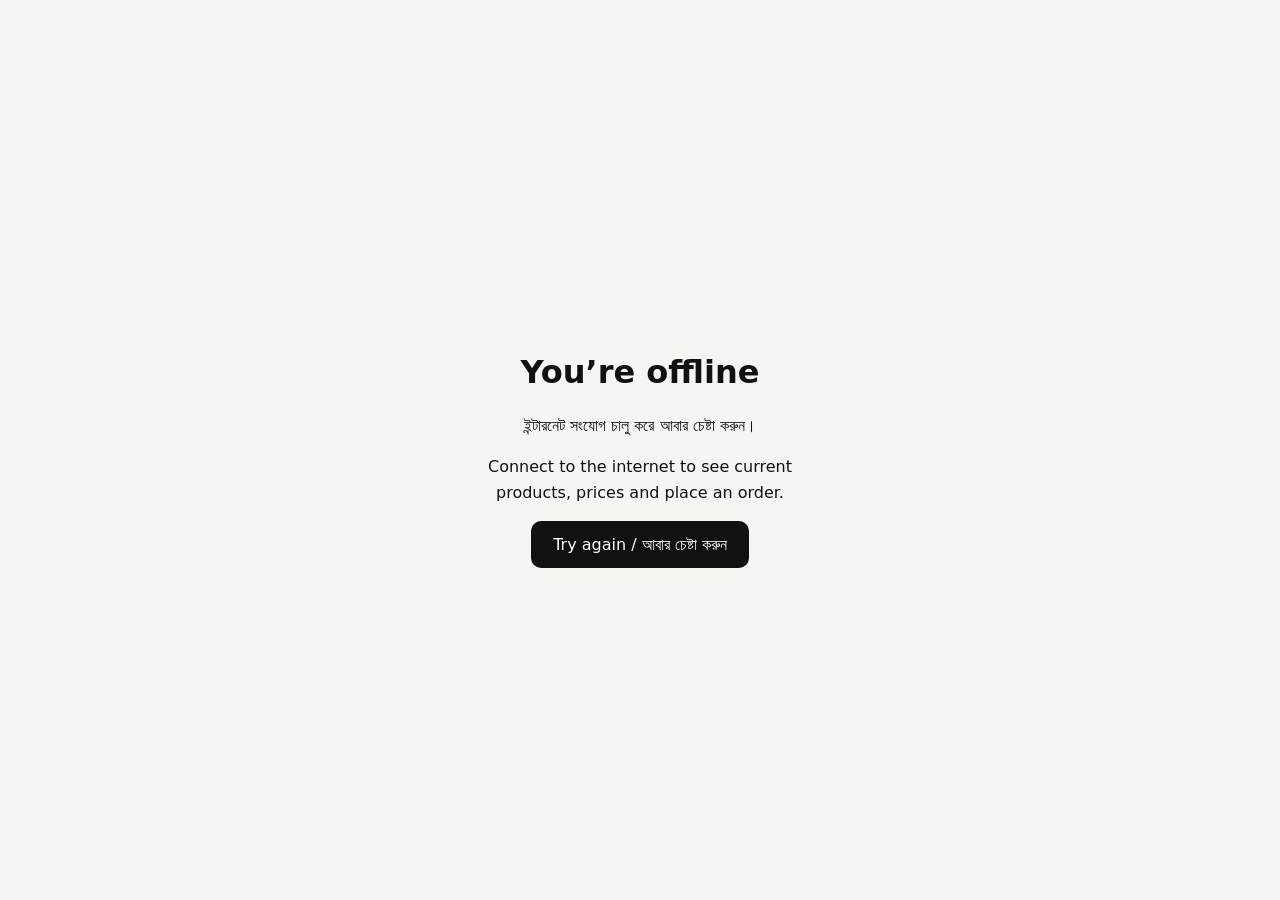
<file: offline.html>
<!doctype html><html lang="en"><head><meta charset="utf-8"><meta name="viewport" content="width=device-width,initial-scale=1"><title>Offline | TUSOROVA</title><style>body{margin:0;min-height:100vh;display:grid;place-items:center;background:#f5f5f2;font:16px system-ui;color:#111}main{max-width:380px;padding:24px;text-align:center}button{background:#111;color:white;border:0;border-radius:10px;padding:14px 22px;font:inherit;cursor:pointer}p{line-height:1.6}</style></head><body><main><h1>You’re offline</h1><p>ইন্টারনেট সংযোগ চালু করে আবার চেষ্টা করুন।</p><p>Connect to the internet to see current products, prices and place an order.</p><button onclick="location.reload()">Try again / আবার চেষ্টা করুন</button></main></body></html>
</file>
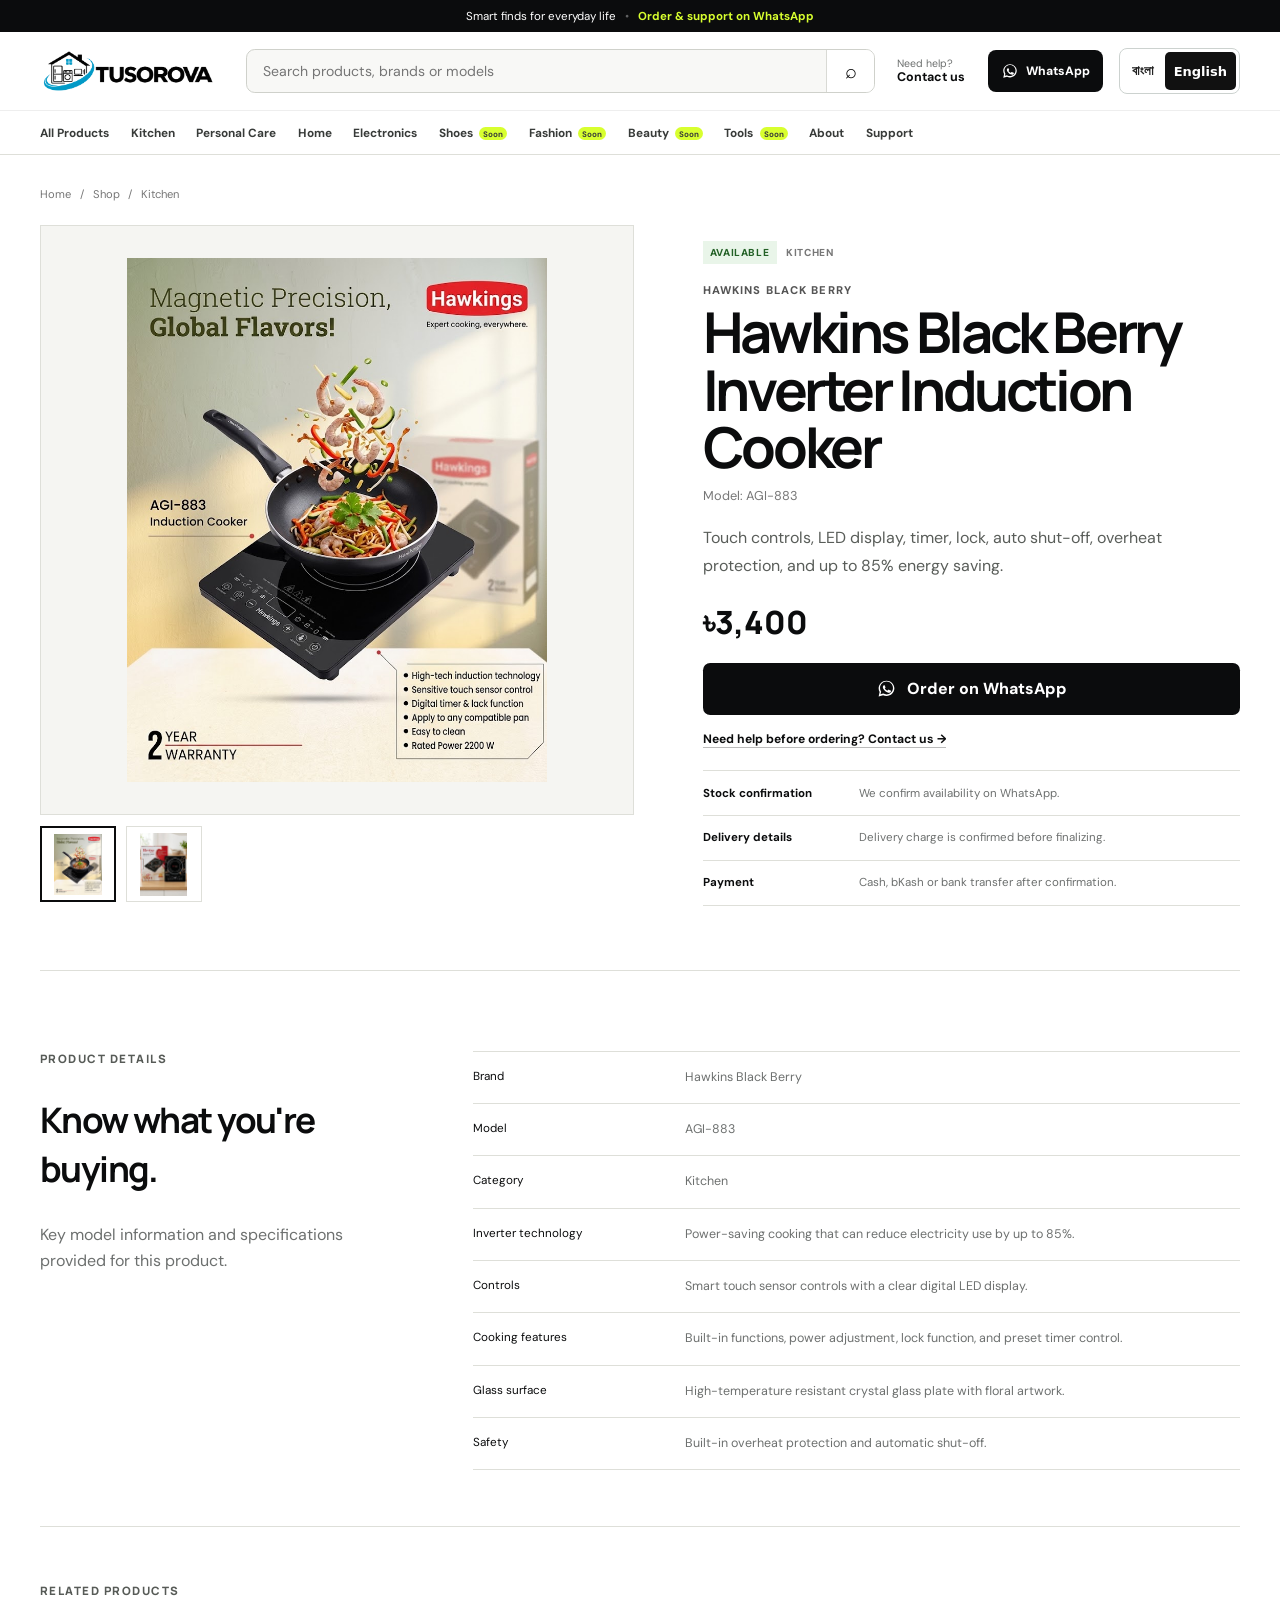
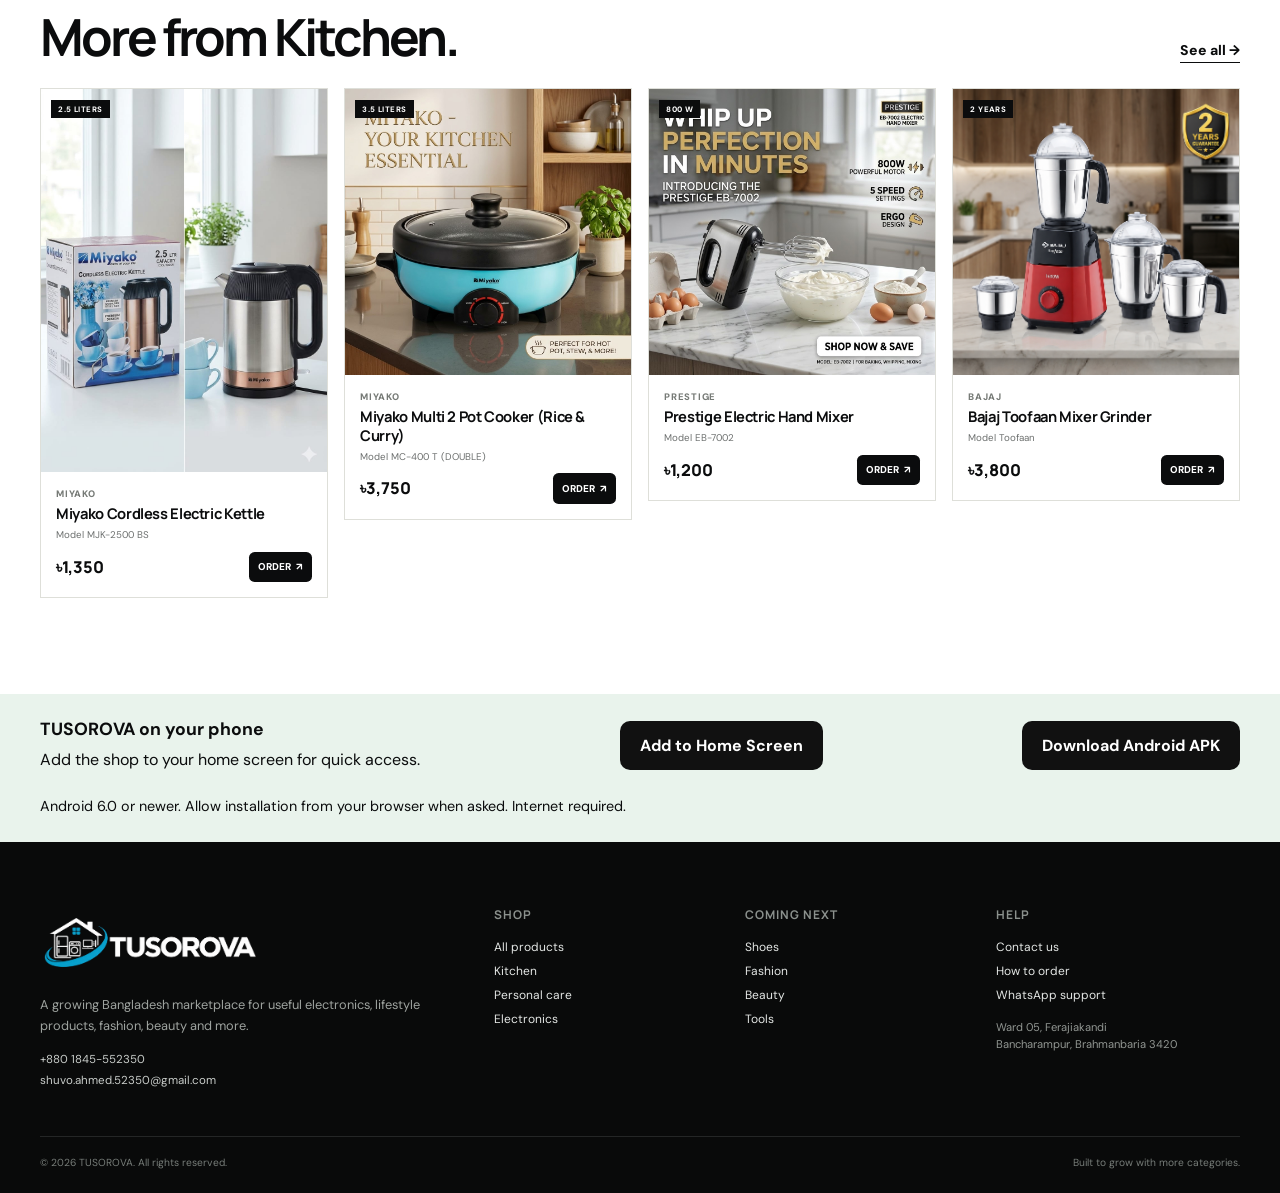
<file: product.html>
<!doctype html>
<html lang="en"><head>
<meta charset="utf-8">
<meta name="viewport" content="width=device-width, initial-scale=1">
<meta name="theme-color" content="#0a0a0a">
<link rel="icon" href="assets/tusorova-white-house-v2.svg" type="image/svg+xml">
<link rel="preconnect" href="https://fonts.googleapis.com">
<link rel="preconnect" href="https://fonts.gstatic.com" crossorigin>
<link href="https://fonts.googleapis.com/css2?family=DM+Sans:wght@400;500;600;700&family=Manrope:wght@600;700;800&display=swap" rel="stylesheet">
<link rel="stylesheet" href="css/style.css?v=tusorova-app-1">
<link rel="manifest" href="manifest.webmanifest">
<link rel="apple-touch-icon" href="assets/tusorova-app-icon.png">
<meta name="apple-mobile-web-app-capable" content="yes">
<meta name="apple-mobile-web-app-title" content="TUSOROVA">
<meta name="description" content="Product details, specifications and WhatsApp ordering from TUSOROVA.">
<title>Product | TUSOROVA</title>
</head><body data-page="product">
<div class="announcement-bar"><div class="container"><span>Smart finds for everyday life</span><span class="announcement-sep">•</span><a href="https://wa.me/8801987510088?text=%E0%A6%86%E0%A6%B8%E0%A6%B8%E0%A6%BE%E0%A6%B2%E0%A6%BE%E0%A6%AE%E0%A7%81%20%E0%A6%86%E0%A6%B2%E0%A6%BE%E0%A6%87%E0%A6%95%E0%A7%81%E0%A6%AE%20TUSOROVA!%20%E0%A6%86%E0%A6%AE%E0%A6%BF%20%E0%A6%86%E0%A6%AA%E0%A6%A8%E0%A6%BE%E0%A6%A6%E0%A7%87%E0%A6%B0%20%E0%A6%AA%E0%A6%A3%E0%A7%8D%E0%A6%AF%20%E0%A6%B8%E0%A6%AE%E0%A7%8D%E0%A6%AA%E0%A6%B0%E0%A7%8D%E0%A6%95%E0%A7%87%20%E0%A6%9C%E0%A6%BE%E0%A6%A8%E0%A6%A4%E0%A7%87%20%E0%A6%9A%E0%A6%BE%E0%A6%87%E0%A5%A4" target="_blank" rel="noopener">Order & support on WhatsApp</a></div></div>
<header class="site-header sticky-top">
  <div class="container header-main">
    <button class="mobile-menu-btn" type="button" aria-label="Open menu" aria-expanded="false" aria-controls="siteNav"><span></span><span></span><span></span></button>
    <a class="brand-logo" href="index.html" aria-label="TUSOROVA home"><img src="assets/tusorova-transparent.png" alt="TUSOROVA"></a>
    <form class="site-search" role="search"><label class="visually-hidden" for="siteSearch">Search products</label><input id="siteSearch" type="search" placeholder="Search products, brands or models" autocomplete="off"><button type="submit" aria-label="Search">⌕</button></form>
    <a class="header-support" href="contact.html"><span>Need help?</span><strong>Contact us</strong></a>
    <a class="header-whatsapp" href="https://wa.me/8801987510088?text=%E0%A6%86%E0%A6%B8%E0%A6%B8%E0%A6%BE%E0%A6%B2%E0%A6%BE%E0%A6%AE%E0%A7%81%20%E0%A6%86%E0%A6%B2%E0%A6%BE%E0%A6%87%E0%A6%95%E0%A7%81%E0%A6%AE%20TUSOROVA!%20%E0%A6%86%E0%A6%AE%E0%A6%BF%20%E0%A6%86%E0%A6%AA%E0%A6%A8%E0%A6%BE%E0%A6%A6%E0%A7%87%E0%A6%B0%20%E0%A6%AA%E0%A6%A3%E0%A7%8D%E0%A6%AF%20%E0%A6%B8%E0%A6%AE%E0%A7%8D%E0%A6%AA%E0%A6%B0%E0%A7%8D%E0%A6%95%E0%A7%87%20%E0%A6%9C%E0%A6%BE%E0%A6%A8%E0%A6%A4%E0%A7%87%20%E0%A6%9A%E0%A6%BE%E0%A6%87%E0%A5%A4" target="_blank" rel="noopener"><img src="assets/whatsapp-chat.svg" alt=""><span>WhatsApp</span></a>
  </div>
  <nav class="department-nav" id="siteNav" aria-label="Departments">
    <div class="container department-scroll">
      <a href="products.html" data-nav-category="all">All Products</a>
      <a href="products.html?category=kitchen" data-nav-category="kitchen">Kitchen</a>
      <a href="products.html?category=personal" data-nav-category="personal">Personal Care</a>
      <a href="products.html?category=home" data-nav-category="home">Home</a>
      <a href="products.html?category=power" data-nav-category="power">Electronics</a>
      <a href="products.html?category=shoes" data-nav-category="shoes">Shoes <small>Soon</small></a>
      <a href="products.html?category=fashion" data-nav-category="fashion">Fashion <small>Soon</small></a>
      <a href="products.html?category=beauty" data-nav-category="beauty">Beauty <small>Soon</small></a>
      <a href="products.html?category=tools" data-nav-category="tools">Tools <small>Soon</small></a>
      <a href="about.html">About</a>
      <a href="contact.html">Support</a>
    </div>
  </nav>
</header>
<main class="product-page" id="productDetail"></main>
<footer class="site-footer">
  <div class="container">
    <div class="footer-grid">
      <div class="footer-brand-col"><a class="footer-logo" href="index.html"><img src="assets/tusorova-transparent.png" alt="TUSOROVA"></a><p>A growing Bangladesh marketplace for useful electronics, lifestyle products, fashion, beauty and more.</p><div class="footer-contact-mini"><a href="tel:+8801845552350">+880 1845-552350</a><a href="mailto:shuvo.ahmed.52350@gmail.com">shuvo.ahmed.52350@gmail.com</a></div></div>
      <div><h3>Shop</h3><a href="products.html">All products</a><a href="products.html?category=kitchen">Kitchen</a><a href="products.html?category=personal">Personal care</a><a href="products.html?category=power">Electronics</a></div>
      <div><h3>Coming next</h3><a href="products.html?category=shoes">Shoes</a><a href="products.html?category=fashion">Fashion</a><a href="products.html?category=beauty">Beauty</a><a href="products.html?category=tools">Tools</a></div>
      <div><h3>Help</h3><a href="contact.html">Contact us</a><a href="products.html#how-to-order">How to order</a><a href="https://wa.me/8801987510088?text=%E0%A6%86%E0%A6%B8%E0%A6%B8%E0%A6%BE%E0%A6%B2%E0%A6%BE%E0%A6%AE%E0%A7%81%20%E0%A6%86%E0%A6%B2%E0%A6%BE%E0%A6%87%E0%A6%95%E0%A7%81%E0%A6%AE%20TUSOROVA!%20%E0%A6%86%E0%A6%AE%E0%A6%BF%20%E0%A6%86%E0%A6%AA%E0%A6%A8%E0%A6%BE%E0%A6%A6%E0%A7%87%E0%A6%B0%20%E0%A6%AA%E0%A6%A3%E0%A7%8D%E0%A6%AF%20%E0%A6%B8%E0%A6%AE%E0%A7%8D%E0%A6%AA%E0%A6%B0%E0%A7%8D%E0%A6%95%E0%A7%87%20%E0%A6%9C%E0%A6%BE%E0%A6%A8%E0%A6%A4%E0%A7%87%20%E0%A6%9A%E0%A6%BE%E0%A6%87%E0%A5%A4" target="_blank" rel="noopener">WhatsApp support</a><p class="footer-address">Ward 05, Ferajiakandi<br>Bancharampur, Brahmanbaria 3420</p></div>
    </div>
    <div class="footer-bottom"><span>© 2026 TUSOROVA. All rights reserved.</span><span>Built to grow with more categories.</span></div>
  </div>
</footer>
<link rel="stylesheet" href="css/language.css?v=1">
<script src="js/script.js?v=tusorova-2026-4"></script>
<script src="js/install.js?v=2"></script>
<script src="js/language.js?v=1"></script>
</body></html>
</file>
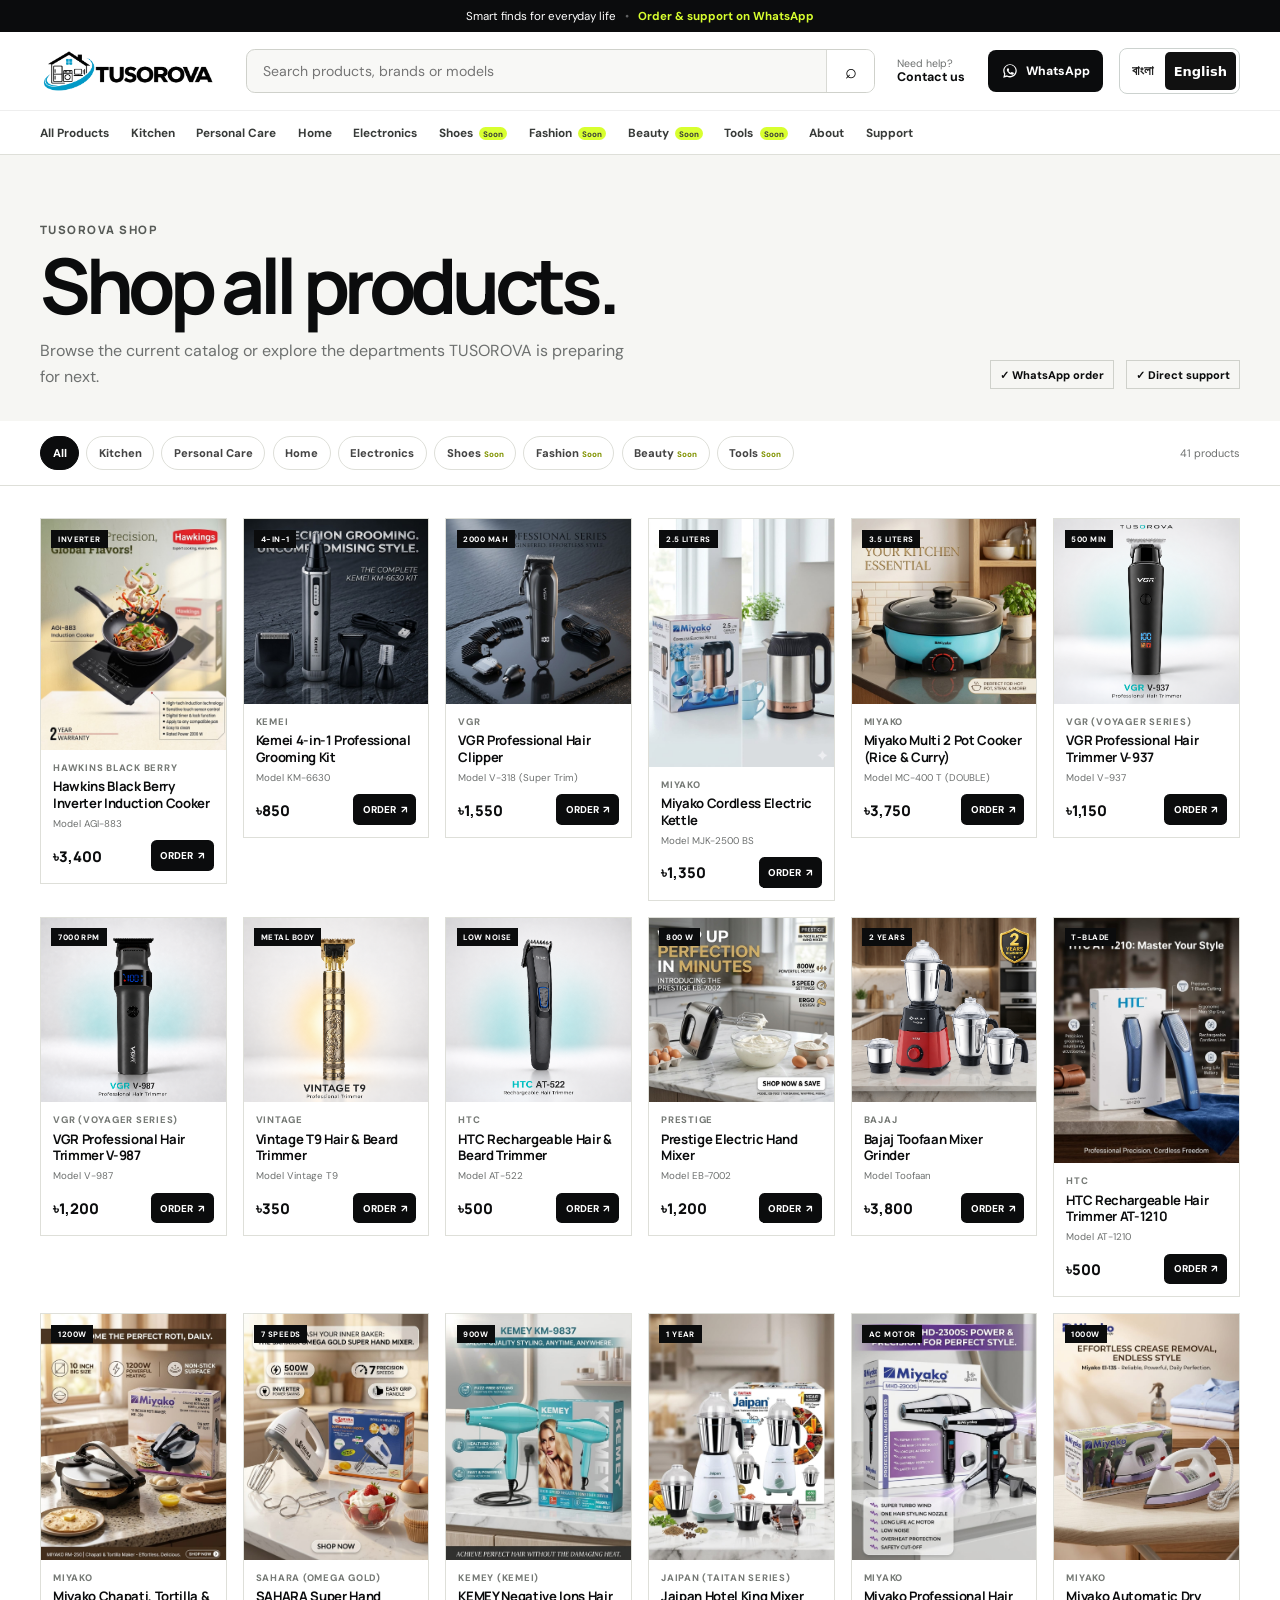
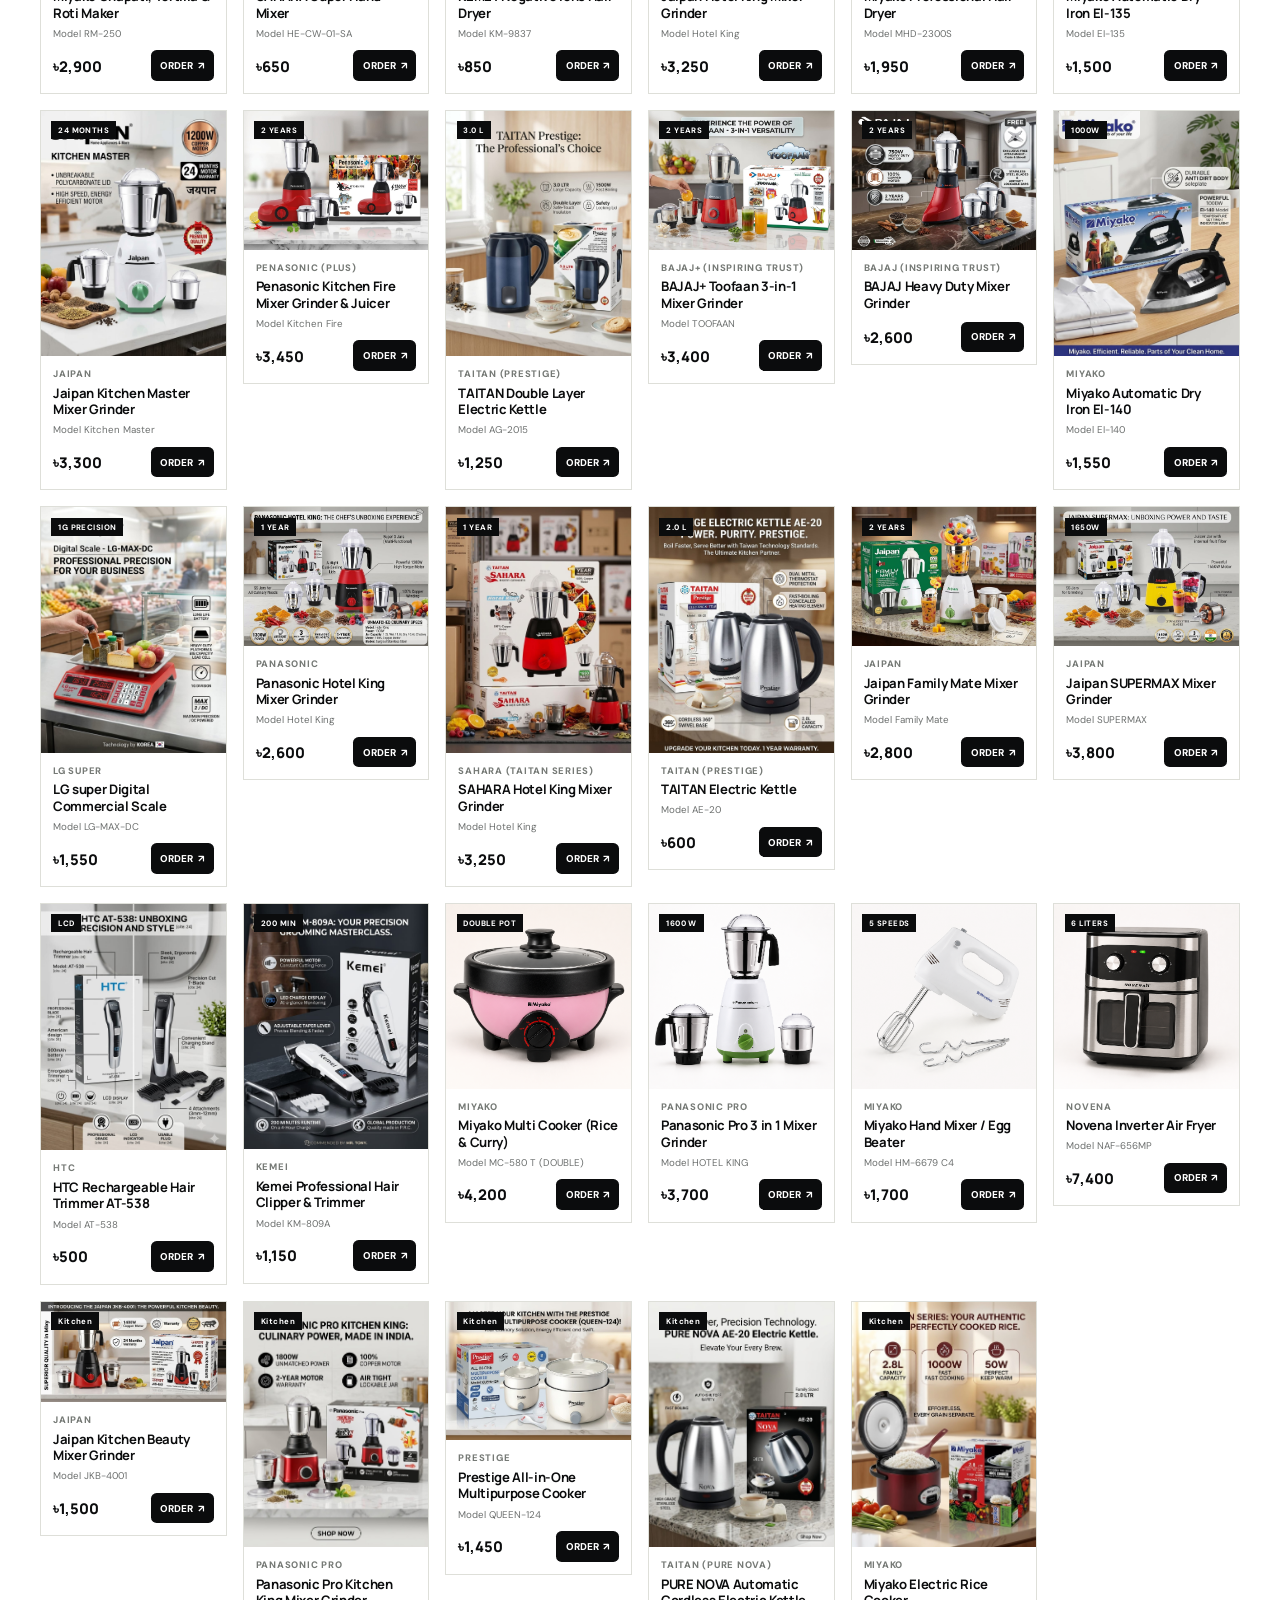
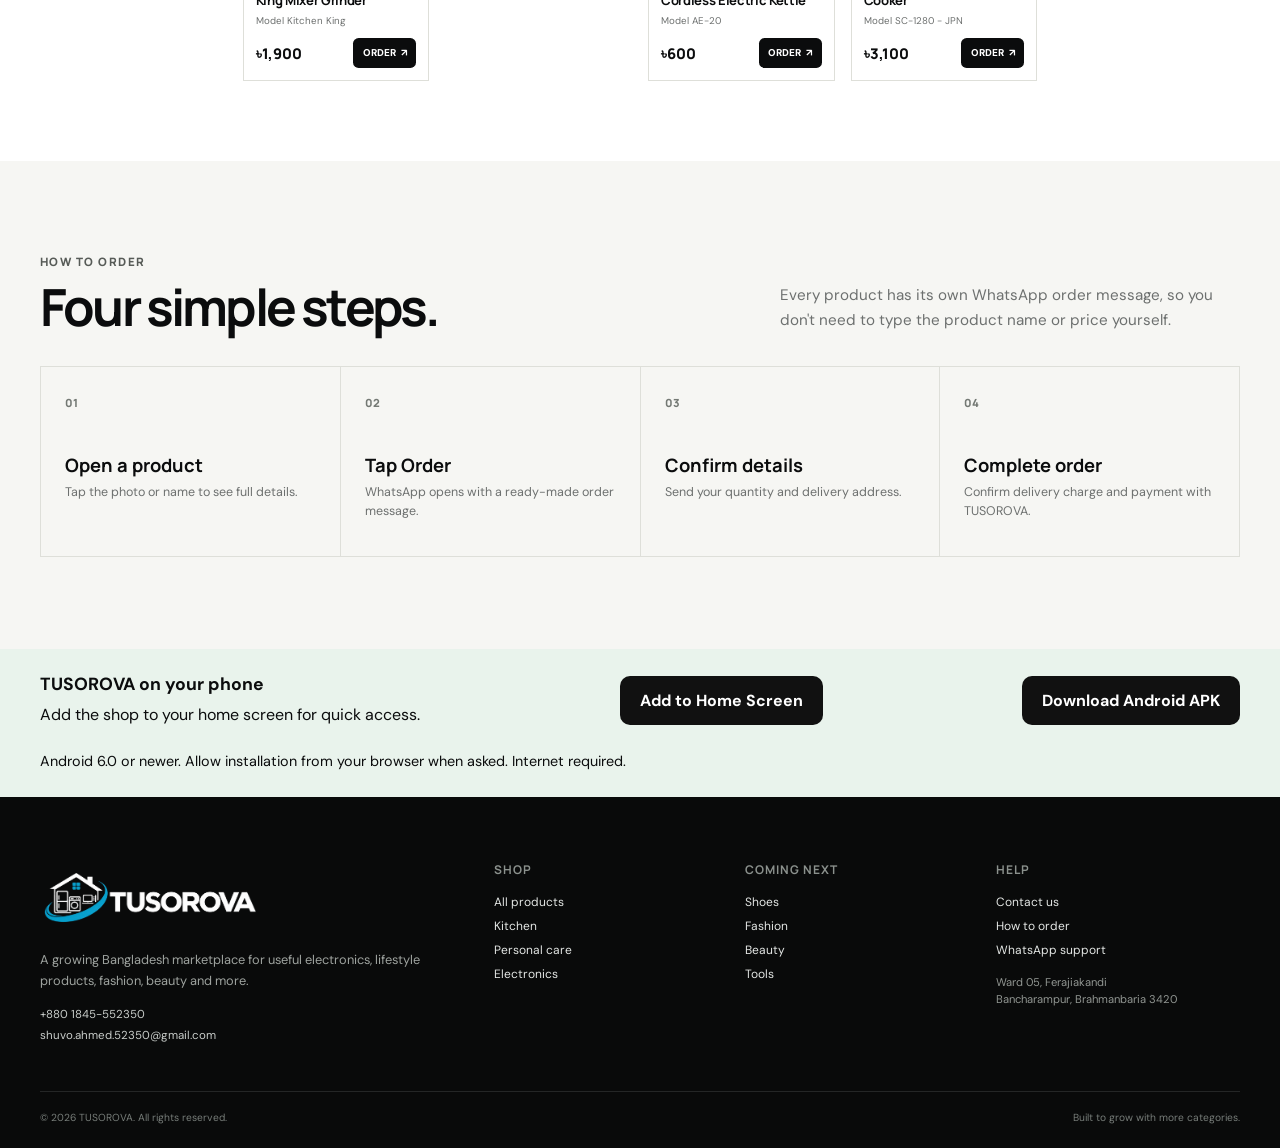
<file: products.html>
<!doctype html>
<html lang="en"><head>
<meta charset="utf-8">
<meta name="viewport" content="width=device-width, initial-scale=1">
<meta name="theme-color" content="#0a0a0a">
<link rel="icon" href="assets/tusorova-white-house-v2.svg" type="image/svg+xml">
<link rel="preconnect" href="https://fonts.googleapis.com">
<link rel="preconnect" href="https://fonts.gstatic.com" crossorigin>
<link href="https://fonts.googleapis.com/css2?family=DM+Sans:wght@400;500;600;700&family=Manrope:wght@600;700;800&display=swap" rel="stylesheet">
<link rel="stylesheet" href="css/style.css?v=tusorova-app-1">
<link rel="manifest" href="manifest.webmanifest">
<link rel="apple-touch-icon" href="assets/tusorova-app-icon.png">
<meta name="apple-mobile-web-app-capable" content="yes">
<meta name="apple-mobile-web-app-title" content="TUSOROVA">
<meta name="description" content="Browse TUSOROVA products by department, brand and model.">
<title>Shop | TUSOROVA</title>
</head><body data-page="shop">
<div class="announcement-bar"><div class="container"><span>Smart finds for everyday life</span><span class="announcement-sep">•</span><a href="https://wa.me/8801987510088?text=%E0%A6%86%E0%A6%B8%E0%A6%B8%E0%A6%BE%E0%A6%B2%E0%A6%BE%E0%A6%AE%E0%A7%81%20%E0%A6%86%E0%A6%B2%E0%A6%BE%E0%A6%87%E0%A6%95%E0%A7%81%E0%A6%AE%20TUSOROVA!%20%E0%A6%86%E0%A6%AE%E0%A6%BF%20%E0%A6%86%E0%A6%AA%E0%A6%A8%E0%A6%BE%E0%A6%A6%E0%A7%87%E0%A6%B0%20%E0%A6%AA%E0%A6%A3%E0%A7%8D%E0%A6%AF%20%E0%A6%B8%E0%A6%AE%E0%A7%8D%E0%A6%AA%E0%A6%B0%E0%A7%8D%E0%A6%95%E0%A7%87%20%E0%A6%9C%E0%A6%BE%E0%A6%A8%E0%A6%A4%E0%A7%87%20%E0%A6%9A%E0%A6%BE%E0%A6%87%E0%A5%A4" target="_blank" rel="noopener">Order & support on WhatsApp</a></div></div>
<header class="site-header sticky-top">
  <div class="container header-main">
    <button class="mobile-menu-btn" type="button" aria-label="Open menu" aria-expanded="false" aria-controls="siteNav"><span></span><span></span><span></span></button>
    <a class="brand-logo" href="index.html" aria-label="TUSOROVA home"><img src="assets/tusorova-transparent.png" alt="TUSOROVA"></a>
    <form class="site-search" role="search"><label class="visually-hidden" for="siteSearch">Search products</label><input id="siteSearch" type="search" placeholder="Search products, brands or models" autocomplete="off"><button type="submit" aria-label="Search">⌕</button></form>
    <a class="header-support" href="contact.html"><span>Need help?</span><strong>Contact us</strong></a>
    <a class="header-whatsapp" href="https://wa.me/8801987510088?text=%E0%A6%86%E0%A6%B8%E0%A6%B8%E0%A6%BE%E0%A6%B2%E0%A6%BE%E0%A6%AE%E0%A7%81%20%E0%A6%86%E0%A6%B2%E0%A6%BE%E0%A6%87%E0%A6%95%E0%A7%81%E0%A6%AE%20TUSOROVA!%20%E0%A6%86%E0%A6%AE%E0%A6%BF%20%E0%A6%86%E0%A6%AA%E0%A6%A8%E0%A6%BE%E0%A6%A6%E0%A7%87%E0%A6%B0%20%E0%A6%AA%E0%A6%A3%E0%A7%8D%E0%A6%AF%20%E0%A6%B8%E0%A6%AE%E0%A7%8D%E0%A6%AA%E0%A6%B0%E0%A7%8D%E0%A6%95%E0%A7%87%20%E0%A6%9C%E0%A6%BE%E0%A6%A8%E0%A6%A4%E0%A7%87%20%E0%A6%9A%E0%A6%BE%E0%A6%87%E0%A5%A4" target="_blank" rel="noopener"><img src="assets/whatsapp-chat.svg" alt=""><span>WhatsApp</span></a>
  </div>
  <nav class="department-nav" id="siteNav" aria-label="Departments">
    <div class="container department-scroll">
      <a href="products.html" data-nav-category="all">All Products</a>
      <a href="products.html?category=kitchen" data-nav-category="kitchen">Kitchen</a>
      <a href="products.html?category=personal" data-nav-category="personal">Personal Care</a>
      <a href="products.html?category=home" data-nav-category="home">Home</a>
      <a href="products.html?category=power" data-nav-category="power">Electronics</a>
      <a href="products.html?category=shoes" data-nav-category="shoes">Shoes <small>Soon</small></a>
      <a href="products.html?category=fashion" data-nav-category="fashion">Fashion <small>Soon</small></a>
      <a href="products.html?category=beauty" data-nav-category="beauty">Beauty <small>Soon</small></a>
      <a href="products.html?category=tools" data-nav-category="tools">Tools <small>Soon</small></a>
      <a href="about.html">About</a>
      <a href="contact.html">Support</a>
    </div>
  </nav>
</header>
<main>
  <section class="shop-hero"><div class="container"><p class="eyebrow">TUSOROVA SHOP</p><div class="shop-title-row"><div><h1>Shop all products.</h1><p>Browse the current catalog or explore the departments TUSOROVA is preparing for next.</p></div><div class="shop-mini-trust"><span>✓ WhatsApp order</span><span>✓ Direct support</span></div></div></div></section>
  <section class="shop-tools"><div class="container"><div class="filter-bar" aria-label="Product categories"><button class="filter-button active" type="button" data-filter="all">All</button><button class="filter-button" type="button" data-filter="kitchen">Kitchen</button><button class="filter-button" type="button" data-filter="personal">Personal Care</button><button class="filter-button" type="button" data-filter="home">Home</button><button class="filter-button" type="button" data-filter="power">Electronics</button><button class="filter-button future-filter" type="button" data-filter="shoes">Shoes <small>Soon</small></button><button class="filter-button future-filter" type="button" data-filter="fashion">Fashion <small>Soon</small></button><button class="filter-button future-filter" type="button" data-filter="beauty">Beauty <small>Soon</small></button><button class="filter-button future-filter" type="button" data-filter="tools">Tools <small>Soon</small></button><span id="productCount" class="product-count"></span></div></div></section>
  <section class="shop-section"><div class="container"><div class="row g-3 g-lg-4" id="shopProducts"></div><div class="empty-category" id="emptyCategory" hidden><div class="empty-icon">＋</div><p class="eyebrow">COMING SOON</p><h2 id="emptyCategoryTitle">More products are on the way.</h2><p id="emptyCategoryText">This department is already built into TUSOROVA and can be filled with products when you're ready.</p><a class="btn-primary-dark" href="products.html">Browse available products →</a></div></div></section>
  <section class="order-guide section-space" id="how-to-order"><div class="container"><div class="section-heading"><div><p class="eyebrow">HOW TO ORDER</p><h2>Four simple steps.</h2></div><p>Every product has its own WhatsApp order message, so you don't need to type the product name or price yourself.</p></div><div class="steps-grid"><article><span>01</span><h3>Open a product</h3><p>Tap the photo or name to see full details.</p></article><article><span>02</span><h3>Tap Order</h3><p>WhatsApp opens with a ready-made order message.</p></article><article><span>03</span><h3>Confirm details</h3><p>Send your quantity and delivery address.</p></article><article><span>04</span><h3>Complete order</h3><p>Confirm delivery charge and payment with TUSOROVA.</p></article></div></div></section>
</main>
<footer class="site-footer">
  <div class="container">
    <div class="footer-grid">
      <div class="footer-brand-col"><a class="footer-logo" href="index.html"><img src="assets/tusorova-transparent.png" alt="TUSOROVA"></a><p>A growing Bangladesh marketplace for useful electronics, lifestyle products, fashion, beauty and more.</p><div class="footer-contact-mini"><a href="tel:+8801845552350">+880 1845-552350</a><a href="mailto:shuvo.ahmed.52350@gmail.com">shuvo.ahmed.52350@gmail.com</a></div></div>
      <div><h3>Shop</h3><a href="products.html">All products</a><a href="products.html?category=kitchen">Kitchen</a><a href="products.html?category=personal">Personal care</a><a href="products.html?category=power">Electronics</a></div>
      <div><h3>Coming next</h3><a href="products.html?category=shoes">Shoes</a><a href="products.html?category=fashion">Fashion</a><a href="products.html?category=beauty">Beauty</a><a href="products.html?category=tools">Tools</a></div>
      <div><h3>Help</h3><a href="contact.html">Contact us</a><a href="products.html#how-to-order">How to order</a><a href="https://wa.me/8801987510088?text=%E0%A6%86%E0%A6%B8%E0%A6%B8%E0%A6%BE%E0%A6%B2%E0%A6%BE%E0%A6%AE%E0%A7%81%20%E0%A6%86%E0%A6%B2%E0%A6%BE%E0%A6%87%E0%A6%95%E0%A7%81%E0%A6%AE%20TUSOROVA!%20%E0%A6%86%E0%A6%AE%E0%A6%BF%20%E0%A6%86%E0%A6%AA%E0%A6%A8%E0%A6%BE%E0%A6%A6%E0%A7%87%E0%A6%B0%20%E0%A6%AA%E0%A6%A3%E0%A7%8D%E0%A6%AF%20%E0%A6%B8%E0%A6%AE%E0%A7%8D%E0%A6%AA%E0%A6%B0%E0%A7%8D%E0%A6%95%E0%A7%87%20%E0%A6%9C%E0%A6%BE%E0%A6%A8%E0%A6%A4%E0%A7%87%20%E0%A6%9A%E0%A6%BE%E0%A6%87%E0%A5%A4" target="_blank" rel="noopener">WhatsApp support</a><p class="footer-address">Ward 05, Ferajiakandi<br>Bancharampur, Brahmanbaria 3420</p></div>
    </div>
    <div class="footer-bottom"><span>© 2026 TUSOROVA. All rights reserved.</span><span>Built to grow with more categories.</span></div>
  </div>
</footer>
<link rel="stylesheet" href="css/language.css?v=1">
<script src="js/script.js?v=tusorova-2026-4"></script>
<script src="js/install.js?v=2"></script>
<script src="js/language.js?v=1"></script>
</body></html>
</file>
<file: css/style.css>
/* TUSOROVA 2026 marketplace redesign */
:root{--ink:#0b0c0d;--ink-2:#17191b;--paper:#fff;--soft:#f5f5f2;--soft-2:#ecece8;--muted:#6d706f;--line:#dedfd9;--accent:#d8ff2f;--accent-dark:#bddd15;--warm:#f5eadf;--green:#e9f3ec;--purple:#eee9f6;--max:1200px;--heading:'Manrope',sans-serif;--body:'DM Sans',sans-serif;--shadow:0 20px 60px rgba(15,18,17,.08)}
*{box-sizing:border-box}html{scroll-behavior:smooth}body{font-family:var(--body);color:var(--ink);background:#fff;margin:0}img{max-width:100%;display:block}a{text-decoration:none;color:inherit}button,input,textarea{font:inherit}.container{width:min(calc(100% - 32px),var(--max));margin-inline:auto}.visually-hidden{position:absolute!important;width:1px!important;height:1px!important;padding:0!important;margin:-1px!important;overflow:hidden!important;clip:rect(0,0,0,0)!important;white-space:nowrap!important;border:0!important}.row{display:grid;grid-template-columns:repeat(12,minmax(0,1fr));gap:1rem}.row>*{min-width:0}.col-6{grid-column:span 6}.col-md-4,.col-lg-3,.col-xl-3,.col-xxl-2{grid-column:span 3}.g-3,.g-4,.g-lg-4{gap:1rem}#shopProducts{grid-template-columns:repeat(6,minmax(0,1fr))}#shopProducts>*{grid-column:auto}#featuredProducts,.related-section .row{grid-template-columns:repeat(4,minmax(0,1fr))}#featuredProducts>*,.related-section .row>*{grid-column:auto}.eyebrow{font-family:var(--heading);font-size:.72rem;font-weight:800;letter-spacing:.13em;text-transform:uppercase;margin:0 0 .7rem;color:#575b57}.eyebrow.light{color:#aeb4af}.section-space{padding:5.8rem 0}.section-space-sm{padding:4.2rem 0}.section-heading{display:flex;justify-content:space-between;align-items:end;gap:2rem;margin-bottom:2rem}.section-heading.compact{margin-bottom:1.6rem}.section-heading h2{font-family:var(--heading);font-size:clamp(2rem,4vw,3.45rem);line-height:1.04;letter-spacing:-.055em;margin:0;max-width:760px}.section-heading>p{color:var(--muted);font-size:.95rem;line-height:1.65;max-width:460px;margin:0}.view-all{font-weight:800;font-size:.88rem;border-bottom:1px solid var(--ink);padding-bottom:.2rem;white-space:nowrap}.btn-primary-dark,.btn-outline-dark{display:inline-flex;align-items:center;justify-content:center;gap:.65rem;font-family:var(--heading);font-weight:800;font-size:.84rem;padding:.9rem 1.15rem;border-radius:.5rem;transition:.2s}.btn-primary-dark{background:var(--ink);color:#fff;border:1px solid var(--ink)}.btn-primary-dark:hover{background:#232626;color:#fff}.btn-outline-dark{border:1px solid var(--ink);color:var(--ink)}.btn-outline-dark:hover{background:var(--ink);color:#fff}
/* top + header */
.announcement-bar{background:var(--ink);color:#fff;font-size:.72rem}.announcement-bar .container{height:32px;display:flex;align-items:center;justify-content:center;gap:.55rem}.announcement-bar a{color:var(--accent);font-weight:700}.announcement-sep{opacity:.35}.site-header{background:rgba(255,255,255,.97);backdrop-filter:blur(12px);z-index:1000;border-bottom:1px solid var(--line)}.header-main{min-height:78px;display:grid;grid-template-columns:190px minmax(300px,1fr) auto auto;align-items:center;gap:1rem}.brand-logo{width:176px}.brand-logo img{width:100%;height:auto}.site-search{height:44px;display:flex;border:1px solid #cfd1cb;border-radius:.55rem;overflow:hidden;background:#f8f8f6}.site-search input{border:0;outline:0;background:transparent;flex:1;min-width:0;padding:0 1rem;font-size:.88rem}.site-search button{width:48px;border:0;border-left:1px solid #d9dad5;background:#fff;font-size:1.25rem;cursor:pointer}.header-support{display:flex;flex-direction:column;line-height:1.15;padding:0 .4rem}.header-support span{font-size:.66rem;color:var(--muted)}.header-support strong{font-size:.78rem}.header-whatsapp{height:42px;display:flex;align-items:center;gap:.45rem;background:var(--ink);color:#fff;border-radius:.5rem;padding:0 .8rem;font-size:.76rem;font-weight:800}.header-whatsapp img{width:18px;height:18px}.department-nav{border-top:1px solid #eee}.department-scroll{display:flex;align-items:center;gap:1.35rem;height:43px;overflow:auto;scrollbar-width:none}.department-scroll::-webkit-scrollbar{display:none}.department-nav a{font-size:.74rem;font-weight:700;white-space:nowrap;color:#383b39}.department-nav a:hover{color:#000}.department-nav small{font-size:.5rem;background:var(--accent);padding:.1rem .25rem;border-radius:99px;margin-left:.2rem}.mobile-menu-btn{display:none;border:0;background:transparent;padding:5px}.mobile-menu-btn span{display:block;width:22px;height:2px;background:#111;margin:4px}
/* hero */
.hero-section{padding:2.3rem 0 0;background:linear-gradient(180deg,#fff 0,#f8f8f5 100%)}.hero-shell{min-height:530px;background:#eeeee9;border-radius:1.2rem;overflow:hidden;display:grid;grid-template-columns:1.08fr .92fr}.hero-copy{padding:4.2rem 3.6rem;display:flex;flex-direction:column;justify-content:center}.hero-copy h1{font-family:var(--heading);font-size:clamp(3rem,6.2vw,5.9rem);line-height:.94;letter-spacing:-.075em;margin:0;max-width:760px}.hero-copy h1 em{font-style:normal;color:#787d76}.hero-lead{font-size:1.02rem;line-height:1.65;color:#575b57;max-width:590px;margin:1.4rem 0 1.7rem}.hero-actions{display:flex;align-items:center;gap:1.2rem;flex-wrap:wrap}.btn-text{font-size:.84rem;font-weight:800;border-bottom:1px solid var(--ink);padding-bottom:.18rem}.hero-proof{display:flex;flex-wrap:wrap;gap:.5rem 1.2rem;margin-top:2rem;font-size:.73rem;font-weight:700;color:#535753}.hero-proof span::first-letter{color:#557000}.hero-products{position:relative;background:#111;overflow:hidden;min-height:530px}.hero-products:before{content:'';position:absolute;inset:0;background:radial-gradient(circle at 50% 20%,rgba(216,255,47,.22),transparent 34%),linear-gradient(135deg,#181b1c,#090a0a)}.hero-product{position:absolute;background:white;box-shadow:0 28px 55px rgba(0,0,0,.25);display:flex;flex-direction:column;overflow:hidden}.hero-product img{object-fit:contain;background:#fff}.hero-product strong{font-family:var(--heading);font-size:.9rem}.hero-product small{font-size:.68rem;color:var(--muted)}.mini-label{position:absolute;top:.7rem;left:.7rem;background:var(--ink);color:#fff;border-radius:99px;padding:.28rem .5rem;font-size:.56rem;font-weight:800;z-index:2}.hero-product-main{left:10%;top:14%;width:56%;height:72%;padding:1rem}.hero-product-main img{height:78%;margin-bottom:.55rem}.hero-product-top{right:6%;top:8%;width:31%;height:40%;padding:.7rem}.hero-product-top img{height:80%}.hero-product-bottom{right:4%;bottom:7%;width:36%;height:39%;padding:.7rem}.hero-product-bottom img{height:80%}
/* trust */
.trust-strip{background:var(--ink);color:white}.trust-grid{display:grid;grid-template-columns:repeat(4,1fr)}.trust-grid>div{padding:1.1rem 1.25rem;border-right:1px solid rgba(255,255,255,.12)}.trust-grid>div:last-child{border-right:0}.trust-grid b,.trust-grid span{display:block}.trust-grid b{font-size:.78rem}.trust-grid span{font-size:.65rem;color:#aeb3b0;margin-top:.18rem;line-height:1.4}
/* departments */
.department-grid{display:grid;grid-template-columns:repeat(4,1fr);gap:1rem}.department-card{position:relative;min-height:240px;border:1px solid var(--line);padding:1.15rem;background:var(--soft);overflow:hidden;display:flex;flex-direction:column;justify-content:end;transition:.2s}.department-card:hover{transform:translateY(-4px);box-shadow:var(--shadow);color:var(--ink)}.department-card>div:not(.dept-image):not(.dept-letter){position:relative;z-index:2}.department-card span{font-size:.6rem;font-weight:800;text-transform:uppercase;letter-spacing:.08em;color:#666}.department-card h3{font-family:var(--heading);font-size:1.2rem;margin:.28rem 0 .2rem;letter-spacing:-.03em}.department-card p{font-size:.72rem;color:var(--muted);margin:0}.department-card>b{position:absolute;right:1rem;bottom:1rem;font-size:1.2rem;z-index:3}.dept-image{position:absolute;inset:0 0 38% 0;display:flex;align-items:center;justify-content:center;padding:.8rem;background:white}.dept-image img{width:100%;height:100%;object-fit:contain}.active-dept{padding-top:150px}.dept-kitchen{background:var(--warm)}.dept-care{background:var(--purple)}.dept-electronics{background:var(--green)}.coming-dept{min-height:180px;background:#fafafa}.dept-letter{position:absolute;top:1rem;right:1rem;font-family:var(--heading);font-size:3.5rem;font-weight:800;letter-spacing:-.08em;color:#dedfd9}.coming-dept:nth-child(5){background:#f6f1eb}.coming-dept:nth-child(6){background:#f3eef4}.coming-dept:nth-child(7){background:#eef3ef}
/* products */
.featured-wrap{background:#f7f7f4}.product-card{height:100%;background:#fff;border:1px solid var(--line);display:flex;flex-direction:column;transition:.2s}.product-card:hover{box-shadow:0 15px 35px rgba(12,15,13,.08);transform:translateY(-3px)}.product-image-wrap{height:245px;background:#f8f8f6;position:relative;padding:1rem;overflow:hidden}.product-image{height:100%;width:100%;object-fit:contain;transition:transform .25s}.product-card:hover .product-image{transform:scale(1.035)}.product-badge{position:absolute;left:.65rem;top:.65rem;background:var(--ink);color:#fff;padding:.25rem .42rem;font-size:.49rem;font-weight:800;letter-spacing:.06em}.product-info{padding:.95rem;display:flex;flex-direction:column;flex:1}.product-brand{font-size:.59rem;font-weight:800;text-transform:uppercase;letter-spacing:.08em;color:#767a76;margin:0 0 .28rem}.product-title{font-family:var(--heading);font-size:.92rem;line-height:1.26;letter-spacing:-.025em;margin:0;min-height:2.35em}.product-title a:hover{text-decoration:underline}.product-model{font-size:.61rem;color:var(--muted);margin:.35rem 0 0}.product-bottom{display:flex;align-items:center;justify-content:space-between;gap:.5rem;margin-top:auto;padding-top:.9rem}.product-price{font-family:var(--heading);font-weight:800;font-size:1.02rem}.product-order{font-size:.62rem;font-weight:800;text-transform:uppercase;display:inline-flex;align-items:center;gap:.3rem;background:var(--ink);color:#fff;padding:.55rem .6rem;border-radius:.35rem}.product-order:hover{color:var(--ink);background:var(--accent)}
/* brands/future/steps */
.brand-section{padding-top:4.5rem}.brand-panel{background:var(--ink);color:white;border-radius:1.1rem;padding:3.3rem;display:grid;grid-template-columns:1fr 1.4fr;gap:4rem;align-items:center}.brand-panel h2{font-family:var(--heading);font-size:clamp(2.3rem,4vw,4.3rem);line-height:1;letter-spacing:-.06em;margin:0}.brand-panel p:not(.eyebrow){color:#aeb4af;max-width:430px;line-height:1.6;margin:1rem 0 0}.brand-cloud{display:grid;grid-template-columns:repeat(3,1fr);gap:.65rem}.brand-cloud span{border:1px solid #333;min-height:74px;display:flex;align-items:center;justify-content:center;font-family:var(--heading);font-weight:800;font-size:.8rem;letter-spacing:.05em;background:#151717}.future-panel{border-top:1px solid var(--line);border-bottom:1px solid var(--line);padding:2.5rem 0;display:flex;justify-content:space-between;align-items:end;gap:2rem}.future-panel h2{font-family:var(--heading);font-size:clamp(2rem,4vw,3.5rem);letter-spacing:-.055em;margin:0 0 .7rem}.future-panel p:not(.eyebrow){color:var(--muted);max-width:700px;line-height:1.65;margin:0}.order-home{background:#fff}.steps-grid{display:grid;grid-template-columns:repeat(4,1fr);border-top:1px solid var(--line);border-left:1px solid var(--line)}.steps-grid article{min-height:190px;padding:1.5rem;border-right:1px solid var(--line);border-bottom:1px solid var(--line)}.steps-grid span{font-family:var(--heading);font-size:.7rem;font-weight:800;color:#747974}.steps-grid h3{font-family:var(--heading);font-size:1.15rem;margin:2.5rem 0 .35rem}.steps-grid p{font-size:.78rem;line-height:1.55;color:var(--muted);margin:0}.whatsapp-cta{background:#15221b;color:white;padding:3rem 0}.whatsapp-cta .container{display:flex;align-items:center;justify-content:space-between;gap:2rem}.whatsapp-cta h2{font-family:var(--heading);font-size:2.2rem;letter-spacing:-.04em;margin:0}.whatsapp-cta p:not(.eyebrow){color:#a9bab0;margin:.5rem 0 0}.whatsapp-cta a{display:flex;align-items:center;gap:.6rem;background:var(--accent);color:#0c140f;padding:.85rem 1rem;border-radius:.5rem;font-weight:800}.whatsapp-cta img{width:20px}
/* shop */
.shop-hero{padding:4.2rem 0 2rem;background:#f6f6f3}.shop-title-row{display:flex;align-items:end;justify-content:space-between;gap:2rem}.shop-title-row h1{font-family:var(--heading);font-size:clamp(3rem,6vw,5.3rem);letter-spacing:-.07em;line-height:.96;margin:0}.shop-title-row p{color:var(--muted);max-width:590px;line-height:1.6;margin:1rem 0 0}.shop-mini-trust{display:flex;gap:.8rem;flex-wrap:wrap}.shop-mini-trust span{font-size:.69rem;font-weight:800;border:1px solid #cfd1cb;padding:.42rem .55rem}.shop-tools{position:sticky;top:153px;background:#fff;border-bottom:1px solid var(--line);z-index:50}.filter-bar{min-height:64px;display:flex;align-items:center;gap:.45rem;overflow:auto;scrollbar-width:none}.filter-bar::-webkit-scrollbar{display:none}.filter-button{border:1px solid var(--line);background:#fff;color:#444;padding:.55rem .72rem;border-radius:99px;font-size:.7rem;font-weight:800;white-space:nowrap}.filter-button.active{background:var(--ink);border-color:var(--ink);color:#fff}.filter-button small{font-size:.5rem;color:#809300}.filter-button.active small{color:var(--accent)}.product-count{font-size:.68rem;color:var(--muted);margin-left:auto;white-space:nowrap}.shop-section{padding:2rem 0 5rem;min-height:420px}.shop-section .product-image-wrap{height:190px}.shop-section .product-info{padding:.75rem}.shop-section .product-title{font-size:.82rem}.shop-section .product-price{font-size:.92rem}.empty-category{text-align:center;padding:5rem 1rem 3rem;max-width:650px;margin:auto}.empty-category[hidden]{display:none}.empty-icon{width:70px;height:70px;border-radius:50%;background:var(--soft);display:flex;align-items:center;justify-content:center;font-size:2rem;margin:0 auto 1.2rem}.empty-category h2{font-family:var(--heading);font-size:2.2rem;letter-spacing:-.04em}.empty-category>p:not(.eyebrow){color:var(--muted);line-height:1.6;margin:0 auto 1.4rem;max-width:520px}.order-guide{background:#f6f6f3}
/* product detail */
.product-page{padding:2rem 0 5rem}.breadcrumb-line{display:flex;gap:.55rem;align-items:center;color:#777;font-size:.7rem;margin-bottom:1.5rem}.breadcrumb-line a:hover{color:#000}.product-detail-grid{display:grid;grid-template-columns:1.05fr .95fr;gap:4.3rem;align-items:start}.product-gallery{position:sticky;top:175px}.main-product-image{height:590px;background:#f5f5f2;border:1px solid var(--line);padding:2rem;display:flex;align-items:center;justify-content:center}.main-product-image img{height:100%;width:100%;object-fit:contain}.thumb-row{display:flex;gap:.6rem;margin-top:.7rem}.thumb-btn{width:76px;height:76px;background:#fff;border:1px solid var(--line);padding:.35rem}.thumb-btn.active{border:2px solid var(--ink)}.thumb-btn img{width:100%;height:100%;object-fit:contain}.product-summary{padding-top:1rem}.stock-row{display:flex;gap:.6rem;align-items:center;font-size:.63rem;text-transform:uppercase;font-weight:800;letter-spacing:.06em;color:#777}.in-stock{background:#e9f5e9;color:#236126;padding:.3rem .45rem}.detail-brand{font-size:.7rem;font-weight:800;letter-spacing:.1em;text-transform:uppercase;margin:1.2rem 0 .4rem;color:#555}.product-summary h1{font-family:var(--heading);font-size:clamp(2.3rem,4.4vw,4.15rem);line-height:1.02;letter-spacing:-.06em;margin:0}.detail-model{color:#777;font-size:.8rem;margin:.7rem 0 0}.detail-description{color:#595d59;font-size:1rem;line-height:1.7;margin:1.3rem 0}.detail-price{font-family:var(--heading);font-size:2rem;font-weight:800;margin:1rem 0 1.2rem}.detail-order-btn{height:52px;background:var(--ink);color:#fff;display:flex;align-items:center;justify-content:center;gap:.65rem;border-radius:.45rem;font-weight:800}.detail-order-btn:hover{color:#0a0a0a;background:var(--accent)}.detail-order-btn img{width:21px}.detail-help-link{display:inline-block;font-size:.76rem;font-weight:700;margin:1rem 0 1.4rem;border-bottom:1px solid #bbb}.purchase-points{border-top:1px solid var(--line)}.purchase-points>div{padding:.9rem 0;border-bottom:1px solid var(--line);display:grid;grid-template-columns:140px 1fr;gap:1rem}.purchase-points b{font-size:.72rem}.purchase-points span{font-size:.72rem;color:var(--muted)}.product-info-section{display:grid;grid-template-columns:.65fr 1.35fr;gap:4rem;padding:5rem 0 3.5rem;margin-top:4rem;border-top:1px solid var(--line)}.product-info-intro h2{font-family:var(--heading);font-size:2.2rem;letter-spacing:-.045em}.product-info-intro>p:not(.eyebrow){color:var(--muted);line-height:1.6}.spec-list{margin:0;border-top:1px solid var(--line)}.spec-row{display:grid;grid-template-columns:180px 1fr;gap:2rem;padding:1rem 0;border-bottom:1px solid var(--line)}.spec-row dt{font-size:.73rem}.spec-row dd{font-size:.78rem;color:var(--muted);line-height:1.55;margin:0}.related-section{padding:3.5rem 0 1rem;border-top:1px solid var(--line)}.product-not-found{text-align:center;padding:8rem 0}.product-not-found h1{font-family:var(--heading);font-size:3rem;letter-spacing:-.05em;margin-bottom:1.4rem}
/* about */
.about-hero{padding:6rem 0 3rem}.about-hero-grid{display:grid;grid-template-columns:1fr 1fr;gap:6rem;align-items:end}.about-hero h1{font-family:var(--heading);font-size:clamp(3.5rem,7vw,7rem);line-height:.92;letter-spacing:-.075em;margin:0}.about-hero h1 em{font-style:normal;color:#888}.about-lead{font-family:var(--heading);font-size:1.35rem;line-height:1.45;letter-spacing:-.025em;margin:0 0 1rem}.about-hero-grid>div:last-child>p:not(.about-lead){color:var(--muted);line-height:1.65;margin-bottom:1.5rem}.about-visual{padding-bottom:2rem}.about-collage{height:460px;background:#111;display:grid;grid-template-columns:1.2fr .8fr .9fr;gap:1px}.about-card{background:#f6f6f2;position:relative;padding:1.2rem;overflow:hidden}.about-card img{width:100%;height:88%;object-fit:contain}.about-card span{font-size:.7rem;font-weight:800;text-transform:uppercase}.about-card.b{background:#eee9f6}.about-card.text-card{background:var(--accent);display:flex;flex-direction:column;justify-content:flex-end}.about-card.text-card strong{font-family:var(--heading);font-size:2rem}.about-card.text-card p{font-size:.85rem;line-height:1.5}.value-grid{display:grid;grid-template-columns:repeat(4,1fr);border-top:1px solid var(--line);border-left:1px solid var(--line)}.value-grid article{padding:1.5rem;border-right:1px solid var(--line);border-bottom:1px solid var(--line);min-height:240px}.value-grid span{font-size:.7rem;color:#777}.value-grid h3{font-family:var(--heading);font-size:1.2rem;margin:3.5rem 0 .6rem}.value-grid p{font-size:.8rem;line-height:1.6;color:var(--muted)}.location-section{background:var(--ink);color:white;padding:3rem 0}.location-section .container{display:flex;justify-content:space-between;align-items:end;gap:2rem}.location-section h2{font-family:var(--heading);font-size:2.4rem;letter-spacing:-.04em;margin:0}.location-section p:not(.eyebrow){color:#adb2af;margin:.5rem 0 0}.location-section a{color:var(--accent);font-weight:800;border-bottom:1px solid var(--accent)}
/* contact */
.contact-hero{padding:5rem 0 3rem;background:#f6f6f3}.contact-hero h1{font-family:var(--heading);font-size:clamp(3.2rem,6vw,5.5rem);letter-spacing:-.065em;margin:0}.contact-hero>div>p:last-child{color:var(--muted);font-size:1rem;margin:1rem 0 0}.contact-main{padding:4rem 0 5rem}.contact-grid{display:grid;grid-template-columns:.9fr 1.1fr;gap:3rem}.contact-info{display:grid;grid-template-columns:1fr 1fr;gap:.8rem}.contact-card{border:1px solid var(--line);padding:1.2rem;min-height:155px;display:flex;flex-direction:column}.contact-card.primary{grid-column:1/-1;background:var(--ink);color:white;min-height:200px}.contact-card>span{font-size:.62rem;font-weight:800;text-transform:uppercase;letter-spacing:.08em;color:#777}.contact-card.primary>span{color:#aaa}.contact-card h2,.contact-card h3{font-family:var(--heading);margin:.45rem 0 .8rem;word-break:break-word}.contact-card h2{font-size:2.1rem}.contact-card h3{font-size:1rem}.contact-card a{font-size:.77rem;font-weight:800;margin-top:auto}.contact-card.primary a{color:var(--accent);font-size:1rem}.contact-card p{font-size:.72rem;color:var(--muted);margin:.5rem 0 0;line-height:1.5}.contact-card.primary p{color:#aaa}.message-form{border:1px solid var(--line);padding:2rem}.message-form h2{font-family:var(--heading);font-size:2.1rem;letter-spacing:-.04em}.message-form>p:not(.eyebrow){color:var(--muted);font-size:.8rem}.form-grid{display:grid;grid-template-columns:1fr 1fr;gap:1rem;margin-top:1.5rem}.form-grid label{display:flex;flex-direction:column;gap:.35rem}.form-grid label span{font-size:.67rem;font-weight:800}.form-grid input,.form-grid textarea{border:1px solid #cfd1cb;background:#fafafa;padding:.8rem;outline:none;border-radius:.3rem;font-size:.84rem}.form-grid input:focus,.form-grid textarea:focus{border-color:#111;background:#fff}.form-grid .full{grid-column:1/-1}.message-form>small{display:block;color:#888;font-size:.65rem;margin-top:.8rem;line-height:1.4}.payment-strip{background:#f0f1ed;padding:1.1rem 0}.payment-strip .container{display:flex;align-items:center;gap:1.2rem;font-size:.72rem}.payment-strip span{color:var(--muted)}
/* footer */
.site-footer{background:#090a0a;color:#fff;padding:4rem 0 1.5rem}.footer-grid{display:grid;grid-template-columns:2fr 1fr 1fr 1.2fr;gap:3rem}.footer-logo{display:block;width:220px;margin-bottom:1rem}.footer-logo img{width:100%;height:auto}.footer-brand-col>p{color:#9ea39f;max-width:420px;font-size:.8rem;line-height:1.6}.footer-contact-mini{display:flex;flex-direction:column;gap:.35rem;margin-top:1rem}.footer-contact-mini a{font-size:.72rem;color:#c9cdca}.footer-grid h3{font-family:var(--heading);font-size:.75rem;text-transform:uppercase;letter-spacing:.08em;color:#8b918d;margin:0 0 1rem}.footer-grid>div:not(.footer-brand-col)>a{display:block;font-size:.75rem;color:#e4e7e5;margin:.5rem 0}.footer-grid a:hover{color:var(--accent)}.footer-address{font-size:.7rem;color:#919692;line-height:1.55;margin-top:1rem}.footer-bottom{border-top:1px solid #242626;margin-top:3rem;padding-top:1.2rem;display:flex;justify-content:space-between;color:#777d79;font-size:.64rem}
/* responsive */
@media(max-width:1199px){.header-main{grid-template-columns:170px 1fr auto}.header-support{display:none}.department-grid{grid-template-columns:repeat(3,1fr)}.product-detail-grid{gap:2.5rem}.main-product-image{height:520px}}
@media(max-width:991px){#shopProducts{grid-template-columns:repeat(4,minmax(0,1fr))}#featuredProducts,.related-section .row{grid-template-columns:repeat(3,minmax(0,1fr))}.announcement-bar{display:none}.site-header{top:0}.header-main{min-height:70px;grid-template-columns:auto 150px 1fr auto}.mobile-menu-btn{display:block}.brand-logo{width:145px}.header-whatsapp span{display:none}.header-whatsapp{width:40px;justify-content:center;padding:0}.site-search{grid-column:1/-1;grid-row:2;height:40px;margin-bottom:.7rem}.department-nav{display:none}.department-nav.open{display:block}.department-scroll{height:auto;align-items:stretch;flex-direction:column;padding:.5rem 0 1rem;gap:0}.department-nav a{padding:.7rem 0;border-bottom:1px solid #eee}.shop-tools{top:120px}.hero-shell{grid-template-columns:1fr}.hero-copy{padding:3rem 2.3rem}.hero-products{min-height:430px}.trust-grid{grid-template-columns:repeat(2,1fr)}.trust-grid>div:nth-child(2){border-right:0}.trust-grid>div:nth-child(-n+2){border-bottom:1px solid rgba(255,255,255,.12)}.department-grid{grid-template-columns:repeat(2,1fr)}.brand-panel{grid-template-columns:1fr;gap:2rem}.steps-grid{grid-template-columns:repeat(2,1fr)}.product-detail-grid{grid-template-columns:1fr}.product-gallery{position:static}.main-product-image{height:min(80vw,600px)}.product-info-section{grid-template-columns:1fr;gap:1.5rem}.about-hero-grid{grid-template-columns:1fr;gap:2rem}.about-collage{height:auto;grid-template-columns:1fr 1fr}.about-card{min-height:300px}.about-card.text-card{grid-column:1/-1;min-height:180px}.value-grid{grid-template-columns:repeat(2,1fr)}.contact-grid{grid-template-columns:1fr}.footer-grid{grid-template-columns:1.6fr 1fr 1fr}.footer-grid>div:last-child{grid-column:1/-1}.footer-bottom{flex-direction:column;gap:.35rem}}
@media(max-width:767px){#shopProducts,#featuredProducts,.related-section .row{grid-template-columns:repeat(2,minmax(0,1fr))}.section-space{padding:4rem 0}.section-space-sm{padding:3rem 0}.section-heading{align-items:start;flex-direction:column;gap:.7rem}.hero-section{padding-top:.8rem}.hero-shell{border-radius:.7rem}.hero-copy{padding:2.3rem 1.35rem}.hero-copy h1{font-size:3.4rem}.hero-lead{font-size:.92rem}.hero-proof{gap:.4rem .8rem}.hero-products{min-height:360px}.department-grid{grid-template-columns:1fr 1fr}.department-card{min-height:200px}.active-dept{padding-top:130px}.dept-image{inset:0 0 40%}.brand-panel{padding:2rem 1.3rem}.brand-cloud{grid-template-columns:repeat(2,1fr)}.future-panel{align-items:start;flex-direction:column}.whatsapp-cta .container{align-items:start;flex-direction:column}.shop-hero{padding:3rem 0 1.5rem}.shop-title-row{align-items:start;flex-direction:column}.shop-mini-trust{display:none}.product-count{display:none}.shop-section .product-image-wrap{height:170px}.product-image-wrap{height:200px}.product-info{padding:.7rem}.product-title{font-size:.8rem}.product-badge{font-size:.45rem}.product-order{padding:.46rem .48rem;font-size:.56rem}.product-price{font-size:.9rem}.product-info-section{margin-top:2.5rem;padding-top:3rem}.spec-row{grid-template-columns:120px 1fr;gap:1rem}.about-hero{padding:4rem 0 2rem}.about-collage{grid-template-columns:1fr}.about-card.text-card{grid-column:auto}.value-grid{grid-template-columns:1fr}.location-section .container{align-items:start;flex-direction:column}.contact-hero{padding:3.5rem 0 2rem}.contact-info{grid-template-columns:1fr}.contact-card.primary{grid-column:auto}.form-grid{grid-template-columns:1fr}.form-grid .full{grid-column:auto}.message-form{padding:1.3rem}.payment-strip .container{flex-wrap:wrap}.footer-grid{grid-template-columns:1fr 1fr}.footer-brand-col{grid-column:1/-1}}
@media(max-width:480px){.header-main{grid-template-columns:auto 132px 1fr auto;gap:.55rem}.brand-logo{width:128px}.department-grid{grid-template-columns:1fr 1fr;gap:.6rem}.department-card{padding:.8rem;min-height:175px}.active-dept{padding-top:110px}.department-card h3{font-size:.95rem}.department-card p{font-size:.62rem}.coming-dept{min-height:145px}.dept-letter{font-size:2.6rem}.trust-grid{grid-template-columns:1fr}.trust-grid>div{border-right:0!important;border-bottom:1px solid rgba(255,255,255,.12)}.trust-grid>div:last-child{border-bottom:0}.steps-grid{grid-template-columns:1fr}.steps-grid article{min-height:150px}.steps-grid h3{margin-top:1.5rem}.hero-product-main{left:5%;width:59%}.hero-product-top{right:4%;width:34%}.hero-product-bottom{right:3%;width:39%}.shop-section .row{--bs-gutter-x:.6rem;--bs-gutter-y:.7rem}.shop-section .product-image-wrap{height:150px}.shop-section .product-info{padding:.55rem}.shop-section .product-title{font-size:.72rem}.product-brand,.product-model{display:none}.shop-section .product-order{font-size:0;width:29px;height:29px;border-radius:50%;padding:0;justify-content:center}.shop-section .product-order span{font-size:.7rem}.main-product-image{padding:1rem}.purchase-points>div{grid-template-columns:110px 1fr}.footer-grid{grid-template-columns:1fr}.footer-brand-col{grid-column:auto}.footer-grid>div:last-child{grid-column:auto}}
.footer-logo img{filter:invert(1) hue-rotate(180deg)}
.shop-tools{position:static;top:auto;z-index:auto}
.product-card{height:auto;align-self:start}
.product-card .product-image-wrap{height:auto;padding:0}
.product-card .product-image{display:block;width:100%;height:auto;object-fit:contain}
.product-card .product-info{flex:0 0 auto}
.product-card .product-title{min-height:0}
.product-card .product-bottom{margin-top:0;padding-top:.65rem}
.app-install{background:#e9f3ec;padding:1.5rem 0}
.app-install[hidden],.app-install-help[hidden]{display:none}
.app-install .container{display:flex;flex-wrap:wrap;align-items:center;justify-content:space-between;gap:1rem}
.app-install strong{font-size:1.1rem}.app-install p{margin:.4rem 0 0;line-height:1.6}
.app-install-button{border:0;border-radius:10px;background:#111;color:#fff;padding:14px 20px;min-height:44px;cursor:pointer;font-weight:700}
.app-install-help{flex-basis:100%;font-size:.9rem}
@media(max-width:991px){
 .header-main{grid-template-columns:44px minmax(0,1fr) 44px;gap:.6rem;padding-top:.5rem}
 .brand-logo{width:min(180px,100%)}.header-whatsapp{grid-column:3;grid-row:1;width:44px;height:44px}
 .mobile-menu-btn{width:44px;height:44px}.site-search{grid-column:1/-1;grid-row:2;height:46px}
 .site-search input,.message-form input,.message-form textarea{font-size:16px}
 .department-nav.open{max-height:65vh;overflow-y:auto}
 .filter-button{min-height:44px}.filter-bar{padding-block:8px}
}
@media(max-width:767px){
 .container{width:calc(100% - 24px)}
 .hero-copy{padding:1.6rem 1.1rem}.hero-copy h1{font-size:clamp(2.2rem,10vw,3.2rem)}
 .hero-lead{font-size:1rem}.shop-hero{padding:1.8rem 0 1rem}.shop-title-row h1{font-size:clamp(2.2rem,10vw,3.2rem)}
 .section-space{padding:2.8rem 0}.shop-section{padding:1rem 0 2.5rem}
 #shopProducts,#featuredProducts,.related-section .row{gap:.65rem}
 .product-card .product-title{font-size:.85rem;overflow-wrap:anywhere}
 .product-card .product-bottom{flex-wrap:wrap;gap:.45rem}
 .shop-section .product-order,.product-order{font-size:.65rem;min-height:44px;width:auto;height:auto;border-radius:6px;padding:.55rem .65rem}
 .shop-section .product-order span{font-size:.8rem}
 .product-summary h1{font-size:clamp(1.8rem,8vw,2.6rem)}
 .spec-row{grid-template-columns:minmax(0,1fr) minmax(0,1.5fr);gap:.75rem;overflow-wrap:anywhere}
 .footer-contact-mini a,.contact-card h3{overflow-wrap:anywhere}
 .app-install-button{width:100%}.app-install{padding-bottom:calc(1.5rem + env(safe-area-inset-bottom))}
}
</file>
<file: css/language.css>
.language-switch{display:flex;gap:2px;padding:3px;border:1px solid #ccd2cf;border-radius:8px;justify-self:end;white-space:nowrap}
.language-switch button{border:0;background:transparent;color:#222;border-radius:5px;min-height:38px;padding:6px 9px;font:600 13px system-ui,sans-serif;cursor:pointer}
.language-switch button[aria-pressed="true"]{background:#111;color:#fff}
.language-switch button:focus-visible{outline:3px solid #00a6be;outline-offset:2px}
html[lang="bn"] body{line-height:1.65}
html[lang="bn"] h1,html[lang="bn"] h2,html[lang="bn"] h3{letter-spacing:normal;line-height:1.3}
@media(min-width:1200px){.header-main{grid-template-columns:190px minmax(220px,1fr) auto auto auto}}
@media(min-width:992px) and (max-width:1199px){.header-main{grid-template-columns:170px minmax(180px,1fr) auto auto}}
@media(max-width:991px){.header-main{grid-template-columns:44px minmax(0,1fr) auto 44px}.header-whatsapp{grid-column:4}.language-switch{grid-column:3;grid-row:1}.language-switch button{padding:5px 6px;min-height:38px}.site-search{grid-column:1/-1}}
@media(max-width:380px){.header-main{gap:4px;grid-template-columns:32px minmax(0,1fr) auto 36px}.mobile-menu-btn{width:32px}.header-whatsapp{width:36px}.language-switch button{font-size:12px;padding:4px}}
</file>
